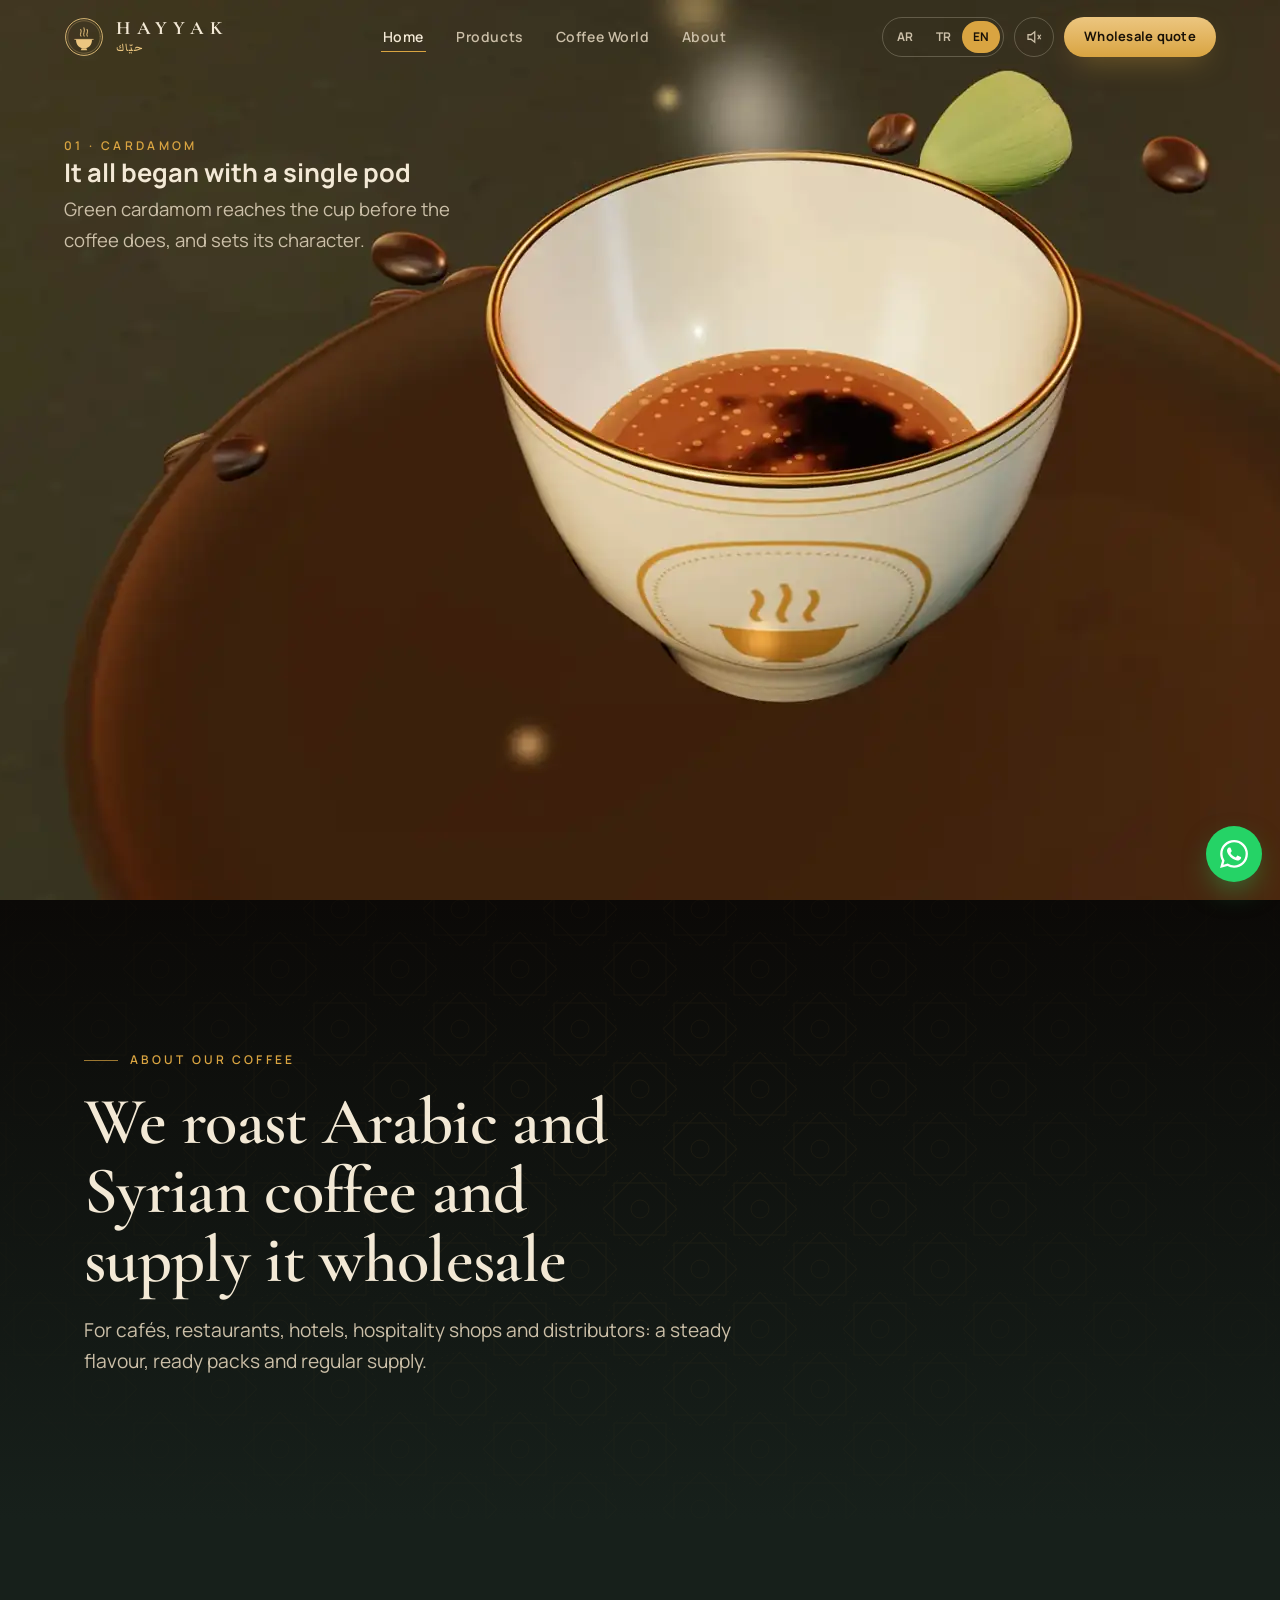
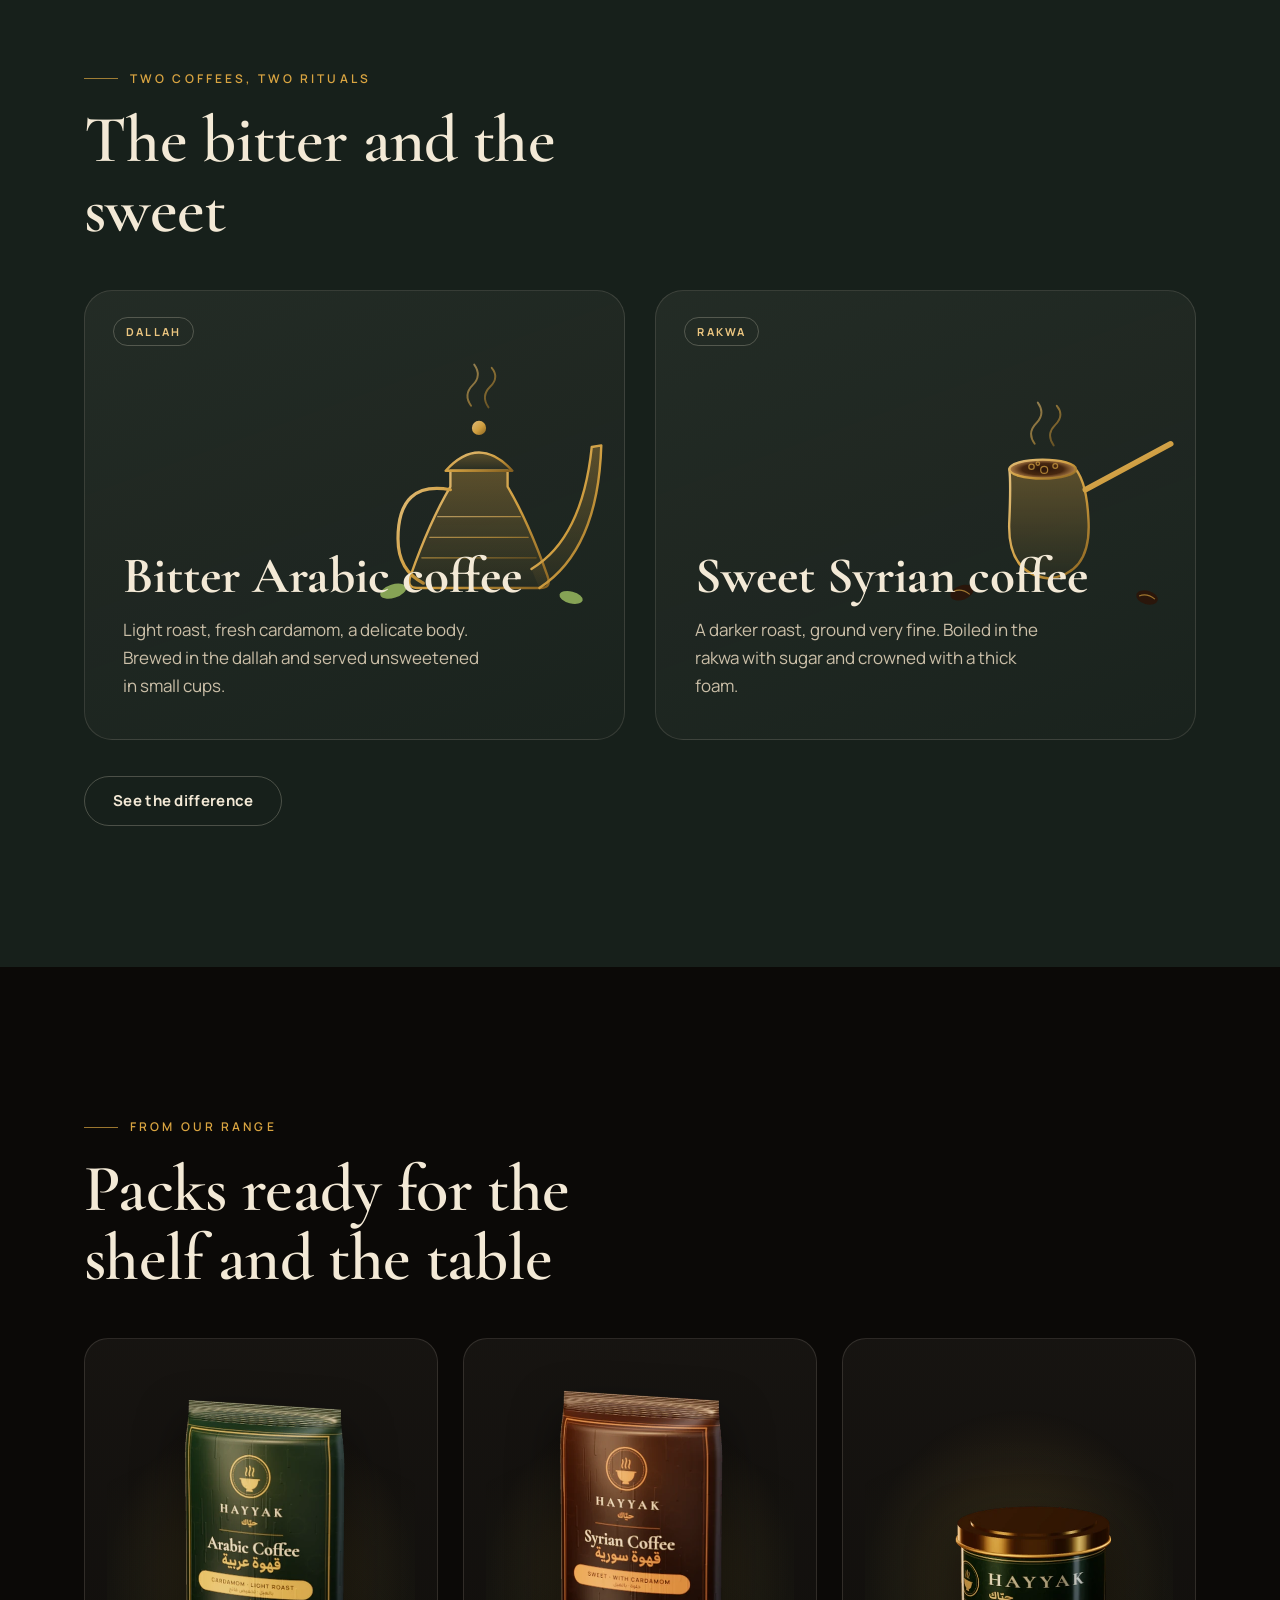
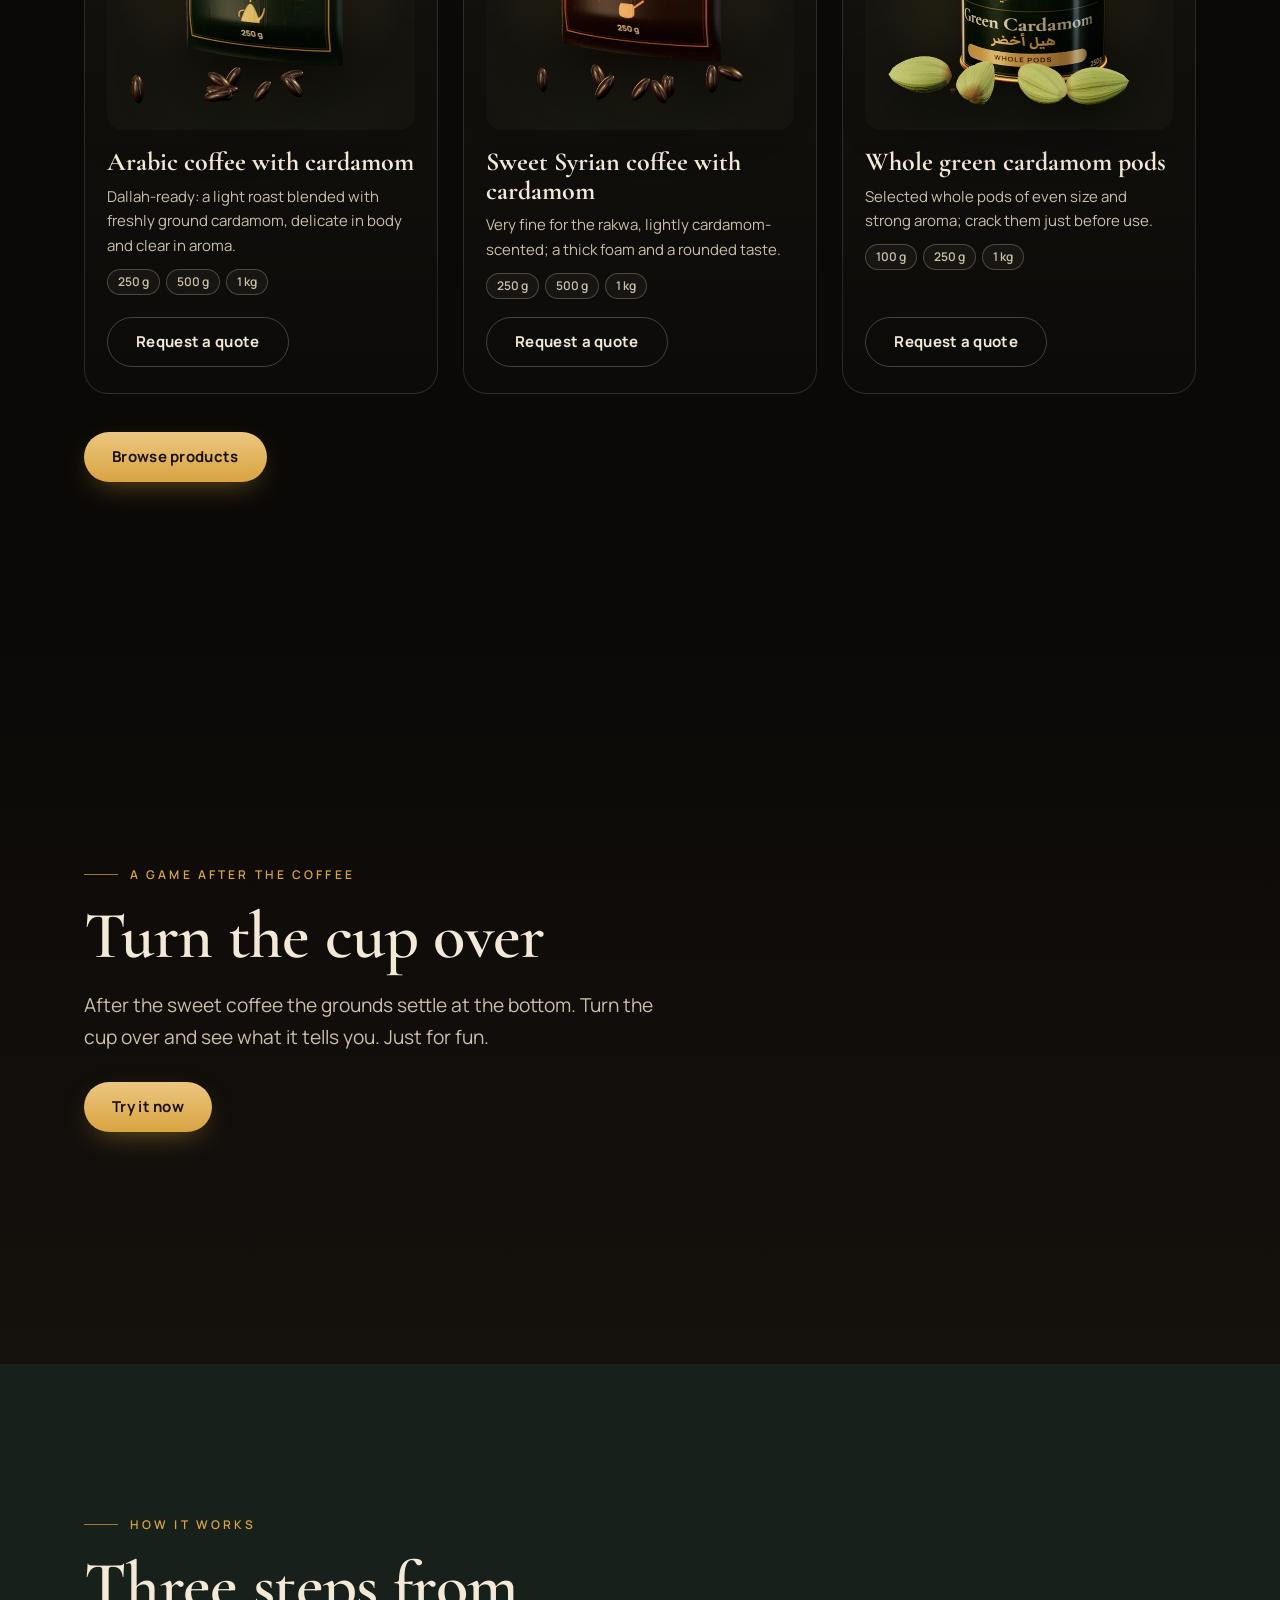
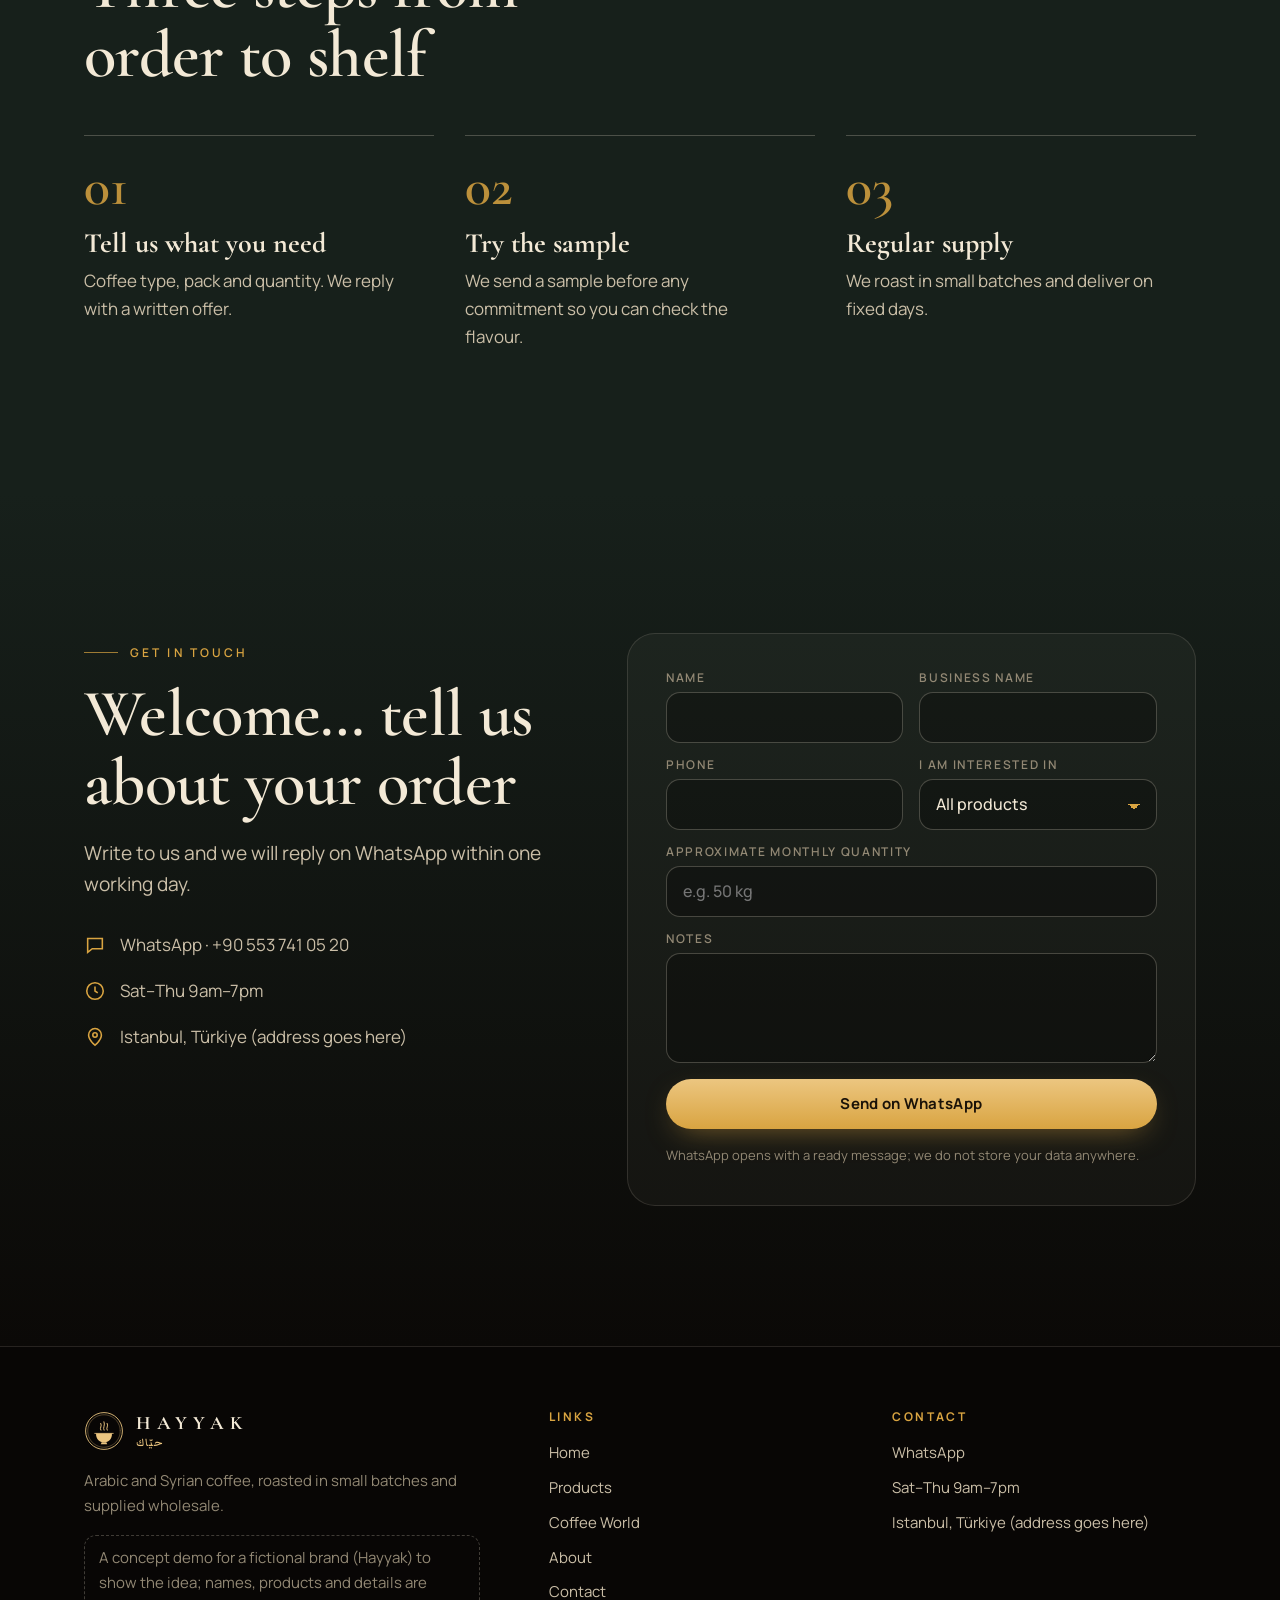
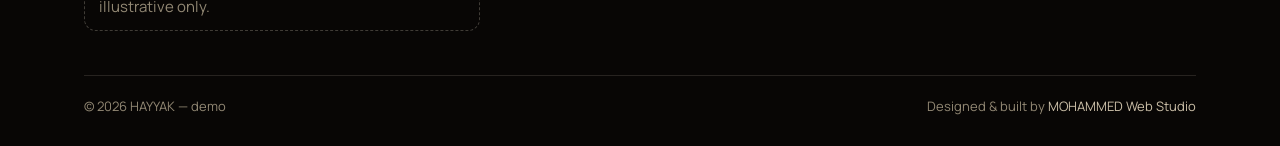
<file: index.html>
<!doctype html>
<html lang="ar" dir="ltr">
<head>
<meta charset="utf-8">
<meta name="viewport" content="width=device-width,initial-scale=1,viewport-fit=cover">
<title>حيّاك | قهوة عربية وسورية بالجملة</title>
<meta name="description" content="Hayyak — Arabic & Syrian coffee roasted in small batches and supplied wholesale. حيّاك: قهوة عربية وسورية بالجملة. Toptan Arap ve Suriye kahvesi.">
<meta name="theme-color" content="#0b0907">
<meta property="og:title" content="Hayyak · حيّاك">
<meta property="og:description" content="The coffee never ends until you shake the cup.">
<meta property="og:image" content="assets/og.jpg">
<link rel="icon" href="assets/favicon.svg" type="image/svg+xml">
<link rel="stylesheet" href="css/fonts.css">
<link rel="stylesheet" href="css/style.css">
<script type="importmap">{"imports":{"three":"./js/vendor/three.module.min.js"}}</script>
</head>
<body data-page="home">
<div id="hdr"></div>

<main>
  <!-- ============ رحلة البنّ ============ -->
  <section class="journey one" id="journey" aria-label="Hayyak">
    <div class="stage" id="stage">
      <picture class="hv-poster" id="hvPoster"><source media="(max-width: 860px)" srcset="assets/hero/poster-m.webp"><img src="assets/hero/poster.webp" width="1280" height="720" alt="" fetchpriority="high"></picture>
      <video class="hv" id="hv" muted playsinline preload="none" disablepictureinpicture aria-hidden="true" tabindex="-1"></video>
      <div class="shade"></div>
      <button class="skipj" id="skipj" type="button" data-i18n="j.skip"></button>

      <div class="ch on" data-ch="0"><div class="k" data-i18n="j.c1.k"></div><h1 data-i18n="j.c1.t"></h1><p data-i18n="j.c1.p"></p></div>
      <div class="ch" data-ch="1"><div class="k" data-i18n="j.c2.k"></div><h2 data-i18n="j.c2.t"></h2><p data-i18n="j.c2.p"></p></div>
      <div class="ch" data-ch="2"><div class="k" data-i18n="j.c3.k"></div><h2 data-i18n="j.c3.t"></h2><p data-i18n="j.c3.p"></p></div>
      <div class="ch" data-ch="3"><div class="k" data-i18n="j.c4.k"></div><h2 data-i18n="j.c4.t"></h2><p data-i18n="j.c4.p"></p></div>
      <div class="ch" data-ch="4"><div class="k" data-i18n="j.c5.k"></div><h2 data-i18n="j.c5.t"></h2><p data-i18n="j.c5.p"></p></div>
      <div class="ch" data-ch="5"><div class="k" data-i18n="j.c6.k"></div><h2 data-i18n="j.c6.t"></h2><p data-i18n="j.c6.p"></p></div>

      <div class="dots" id="dots" role="tablist"></div>
      <div class="scrollhint" id="shint"><i></i><span data-i18n="j.scroll"></span></div>
    </div>
  </section>

  <!-- ============ مقدمة ============ -->
  <section class="sec intro" id="intro">
    <div class="pattern"></div>
    <div class="wrap">
      <div class="eyebrow reveal" data-i18n="h.intro.k"></div>
      <h2 class="h2 reveal d1" data-i18n="h.intro.t"></h2>
      <p class="lead reveal d2" data-i18n="h.intro.p"></p>
    </div>
  </section>

  <!-- ============ قهوتان ============ -->
  <section class="sec two" id="two">
    <div class="wrap">
      <div class="eyebrow reveal" data-i18n="h.two.k"></div>
      <h2 class="h2 reveal d1" data-i18n="h.two.t"></h2>
      <div class="twogrid">
        <article class="cup-card reveal d1">
          <span class="tag num">DALLAH</span>
          <img class="art" src="assets/cup-bitter.svg" alt="" width="340" height="340">
          <h3 data-i18n="h.bit.t"></h3><p data-i18n="h.bit.p"></p>
        </article>
        <article class="cup-card reveal d2">
          <span class="tag num">RAKWA</span>
          <img class="art" src="assets/cup-sweet.svg" alt="" width="340" height="340">
          <h3 data-i18n="h.swt.t"></h3><p data-i18n="h.swt.p"></p>
        </article>
      </div>
      <div class="more reveal"><a class="btn line" href="coffee.html"><span data-i18n="h.two.go"></span></a></div>
    </div>
  </section>

  <!-- ============ منتجات مختارة ============ -->
  <section class="sec feat" id="feat">
    <div class="wrap">
      <div class="eyebrow reveal" data-i18n="h.feat.k"></div>
      <h2 class="h2 reveal d1" data-i18n="h.feat.t"></h2>
      <div class="pgrid" id="featGrid"></div>
      <div class="more reveal"><a class="btn gold" href="products.html"><span data-i18n="btn.products"></span></a></div>
    </div>
  </section>

  <!-- ============ اقلب الفنجان ============ -->
  <section class="sec fortune-teaser" id="ft">
    <div class="wrap ft-grid">
      <div>
        <div class="eyebrow reveal" data-i18n="h.fort.k"></div>
        <h2 class="h2 reveal d1" data-i18n="h.fort.t"></h2>
        <p class="lead reveal d2" data-i18n="h.fort.p"></p>
        <p class="reveal d3" style="margin-top:28px"><a class="btn gold" href="coffee.html#fortune"><span data-i18n="btn.try"></span></a></p>
      </div>
      <a class="ft-art reveal d2" href="coffee.html#fortune" aria-label="Fortune cup"><canvas id="ftCv"></canvas></a>
    </div>
  </section>

  <!-- ============ كيف نعمل ============ -->
  <section class="sec how" id="how">
    <div class="wrap">
      <div class="eyebrow reveal" data-i18n="h.how.k"></div>
      <h2 class="h2 reveal d1" data-i18n="h.how.t"></h2>
      <div class="steps">
        <div class="step reveal d1"><h3 data-i18n="h.how.1.t"></h3><p data-i18n="h.how.1.p"></p></div>
        <div class="step reveal d2"><h3 data-i18n="h.how.2.t"></h3><p data-i18n="h.how.2.p"></p></div>
        <div class="step reveal d3"><h3 data-i18n="h.how.3.t"></h3><p data-i18n="h.how.3.p"></p></div>
      </div>
    </div>
  </section>

  <!-- ============ تواصل ============ -->
  <section class="sec contact" id="contact">
    <div class="wrap cgrid">
      <div>
        <div class="eyebrow reveal" data-i18n="c.k"></div>
        <h2 class="h2 reveal d1" data-i18n="c.t"></h2>
        <p class="lead reveal d2" data-i18n="c.p"></p>
        <ul class="cinfo reveal d3" id="cinfo"></ul>
      </div>
      <form class="form reveal d2" id="quoteForm" novalidate>
        <div class="f"><label for="fn" data-i18n="c.name"></label><input id="fn" name="name" autocomplete="name"></div>
        <div class="f"><label for="fb" data-i18n="c.biz"></label><input id="fb" name="biz" autocomplete="organization"></div>
        <div class="f"><label for="fp" data-i18n="c.phone"></label><input id="fp" name="phone" type="tel" autocomplete="tel" dir="ltr"></div>
        <div class="f"><label for="fi" data-i18n="c.interest"></label><select id="fi" name="interest"></select></div>
        <div class="f w"><label for="fq" data-i18n="c.qty"></label><input id="fq" name="qty" data-i18n-ph="c.qty.ph"></div>
        <div class="f w"><label for="fm" data-i18n="c.msg"></label><textarea id="fm" name="msg"></textarea></div>
        <div class="f w"><button class="btn gold" type="submit"><span data-i18n="c.send"></span></button></div>
        <p class="note" data-i18n="c.note"></p>
      </form>
    </div>
  </section>

<!-- ============ المشهد الثلاثي الأبعاد الحي (محفوظ، لا يُحذف) ============
     الكانفاس القديم وشاشة HUD للتحميص وواجهة طقس الضيافة (هزّ الفنجان). الهيرو الآن فيديو (assets/hero/*.mp4)؛ هذا القالب غير معروض.
     لإعادة المشهد الحي: أعد محتواه إلى داخل <div class="stage"> وفعّل startJourney3D() في js/home.js. لإعادة تصوير الفيديو: _hero_video_tools/sites/hayyak.json -->
<template id="scene3d-archive">
      <canvas id="gl" aria-hidden="true"></canvas>
      <div class="hud" id="hud" aria-hidden="true">
        <div class="row"><span data-i18n="j.temp"></span></div>
        <div class="temp"><span id="tempv">25</span><small>°C</small></div>
        <div class="bar"><i id="barv"></i></div>
        <div class="row"><span data-i18n="j.stage"></span></div>
        <div class="name" id="stname">—</div>
        <div class="crack" id="crack"></div>
      </div>

      <div class="cer" id="cer">
        <div class="live">
          <div class="cupno" id="cupno"></div>
          <div class="q" id="cq"></div>
          <div class="hint" id="chint"><span class="swing"></span><span class="mouse" data-i18n="j.hint"></span><span class="tap" data-i18n="j.hintTouch"></span></div>
          <div class="acts">
            <button class="btn gold" id="shakeBtn" type="button" data-i18n="j.shake"></button>
            <div class="meter" aria-hidden="true"><i id="meter"></i></div>
          </div>
        </div>
        <div class="fin">
          <h3 data-i18n="j.done.t"></h3>
          <p data-i18n="j.done.p"></p>
          <button class="down" id="goOn" type="button" data-i18n-aria="j.done.go" aria-label="Continue"><svg width="20" height="20" viewBox="0 0 24 24" fill="none" stroke="currentColor" stroke-width="2"><path d="M12 5v14M6 13l6 6 6-6"/></svg></button>
        </div>
      </div>

</template>
</main>

<div id="ftr"></div>
<script type="module" src="js/layout.js"></script>
<script type="module" src="js/home.js"></script>
</body>
</html>
</file>
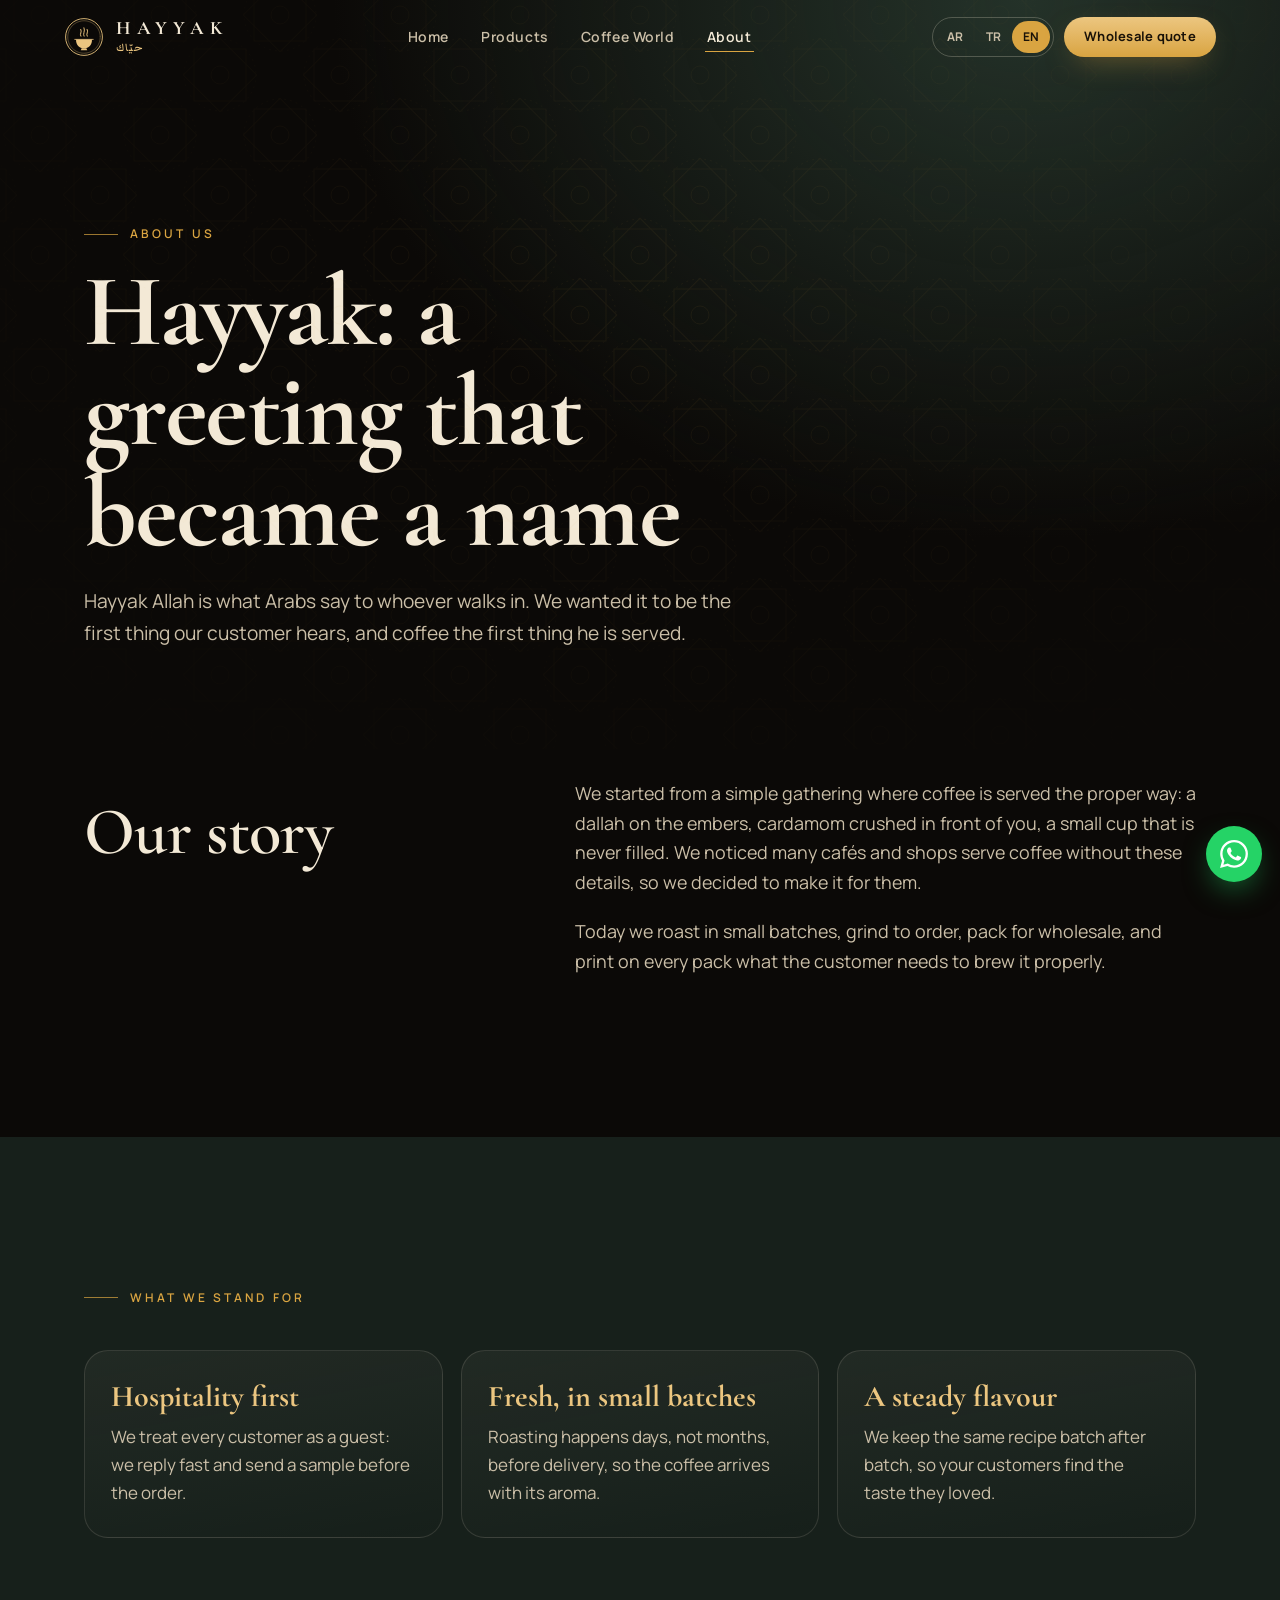
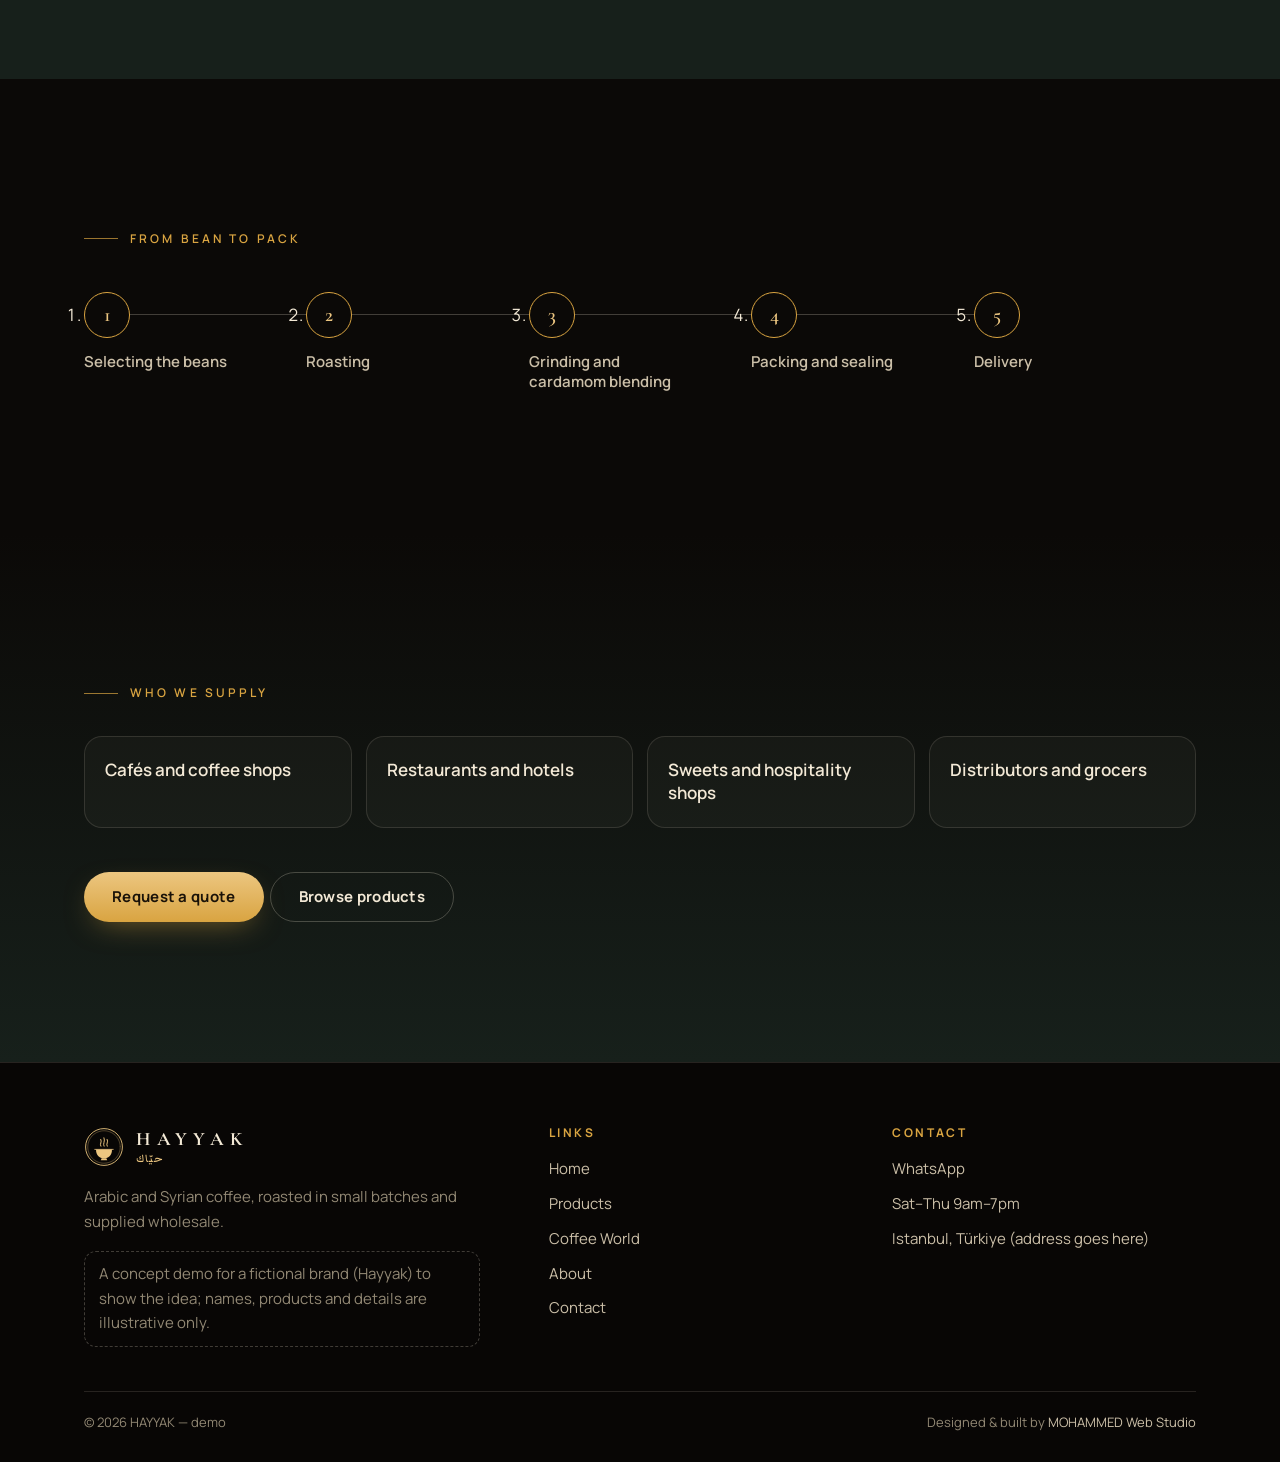
<file: about.html>
<!doctype html>
<html lang="ar" dir="ltr">
<head>
<meta charset="utf-8">
<meta name="viewport" content="width=device-width,initial-scale=1,viewport-fit=cover">
<title>من نحن | حيّاك</title>
<meta name="description" content="About Hayyak: Arabic and Syrian coffee roasted in small batches and supplied wholesale.">
<meta name="theme-color" content="#0b0907">
<meta name="robots" content="noindex, nofollow">
<link rel="icon" href="assets/favicon.svg" type="image/svg+xml">
<link rel="stylesheet" href="css/fonts.css">
<link rel="stylesheet" href="css/style.css">
</head>
<body data-page="about">
<div id="hdr"></div>
<main>
  <section class="phero">
    <div class="pattern"></div>
    <div class="wrap">
      <div class="eyebrow" data-i18n="a.k"></div>
      <h1 class="h1" data-i18n="a.t"></h1>
      <p class="lead" data-i18n="a.p"></p>
    </div>
  </section>

  <section class="sec" style="padding-top:30px">
    <div class="wrap story">
      <h2 class="h2 reveal" data-i18n="a.s1.t"></h2>
      <div><p class="reveal d1" data-i18n="a.s1.p1"></p><p class="reveal d2" data-i18n="a.s1.p2"></p></div>
    </div>
  </section>

  <section class="sec" style="background:var(--sage)">
    <div class="wrap">
      <div class="eyebrow reveal" data-i18n="a.v.k"></div>
      <div class="vals">
        <article class="val reveal d1"><h3 data-i18n="a.v.1.t"></h3><p data-i18n="a.v.1.p"></p></article>
        <article class="val reveal d2"><h3 data-i18n="a.v.2.t"></h3><p data-i18n="a.v.2.p"></p></article>
        <article class="val reveal d3"><h3 data-i18n="a.v.3.t"></h3><p data-i18n="a.v.3.p"></p></article>
      </div>
    </div>
  </section>

  <section class="sec">
    <div class="wrap">
      <div class="eyebrow reveal" data-i18n="a.pr.k"></div>
      <ol class="proc reveal d1">
        <li><span data-i18n="a.pr.1"></span></li><li><span data-i18n="a.pr.2"></span></li><li><span data-i18n="a.pr.3"></span></li><li><span data-i18n="a.pr.4"></span></li><li><span data-i18n="a.pr.5"></span></li>
      </ol>
    </div>
  </section>

  <section class="sec" style="background:linear-gradient(180deg,var(--bg),var(--sage))">
    <div class="wrap">
      <div class="eyebrow reveal" data-i18n="a.who.k"></div>
      <div class="who reveal d1"><div data-i18n="a.who.1"></div><div data-i18n="a.who.2"></div><div data-i18n="a.who.3"></div><div data-i18n="a.who.4"></div></div>
      <p class="reveal d2" style="margin-top:44px"><a class="btn gold" href="index.html#contact"><span data-i18n="btn.quote"></span></a>&nbsp;&nbsp;<a class="btn line" href="products.html"><span data-i18n="btn.products"></span></a></p>
    </div>
  </section>
</main>
<div id="ftr"></div>
<script type="module" src="js/layout.js"></script>
</body>
</html>
</file>
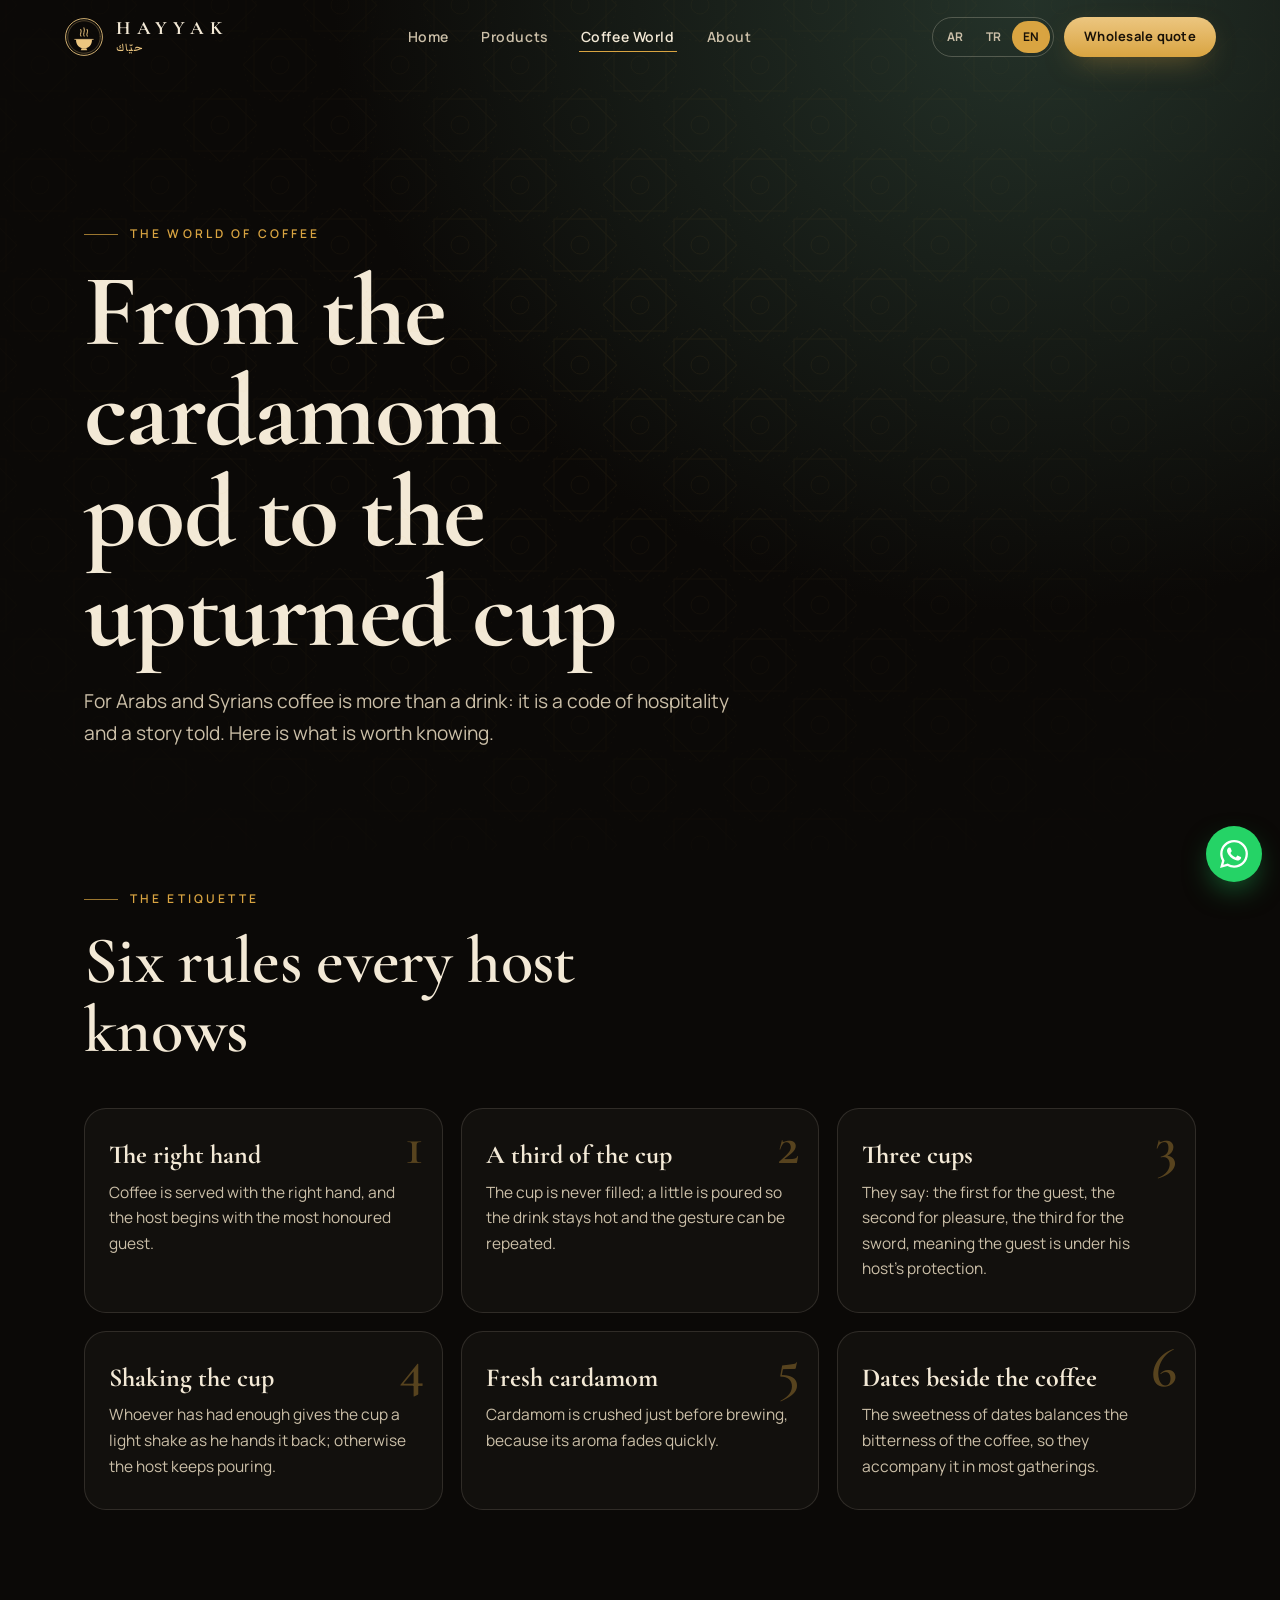
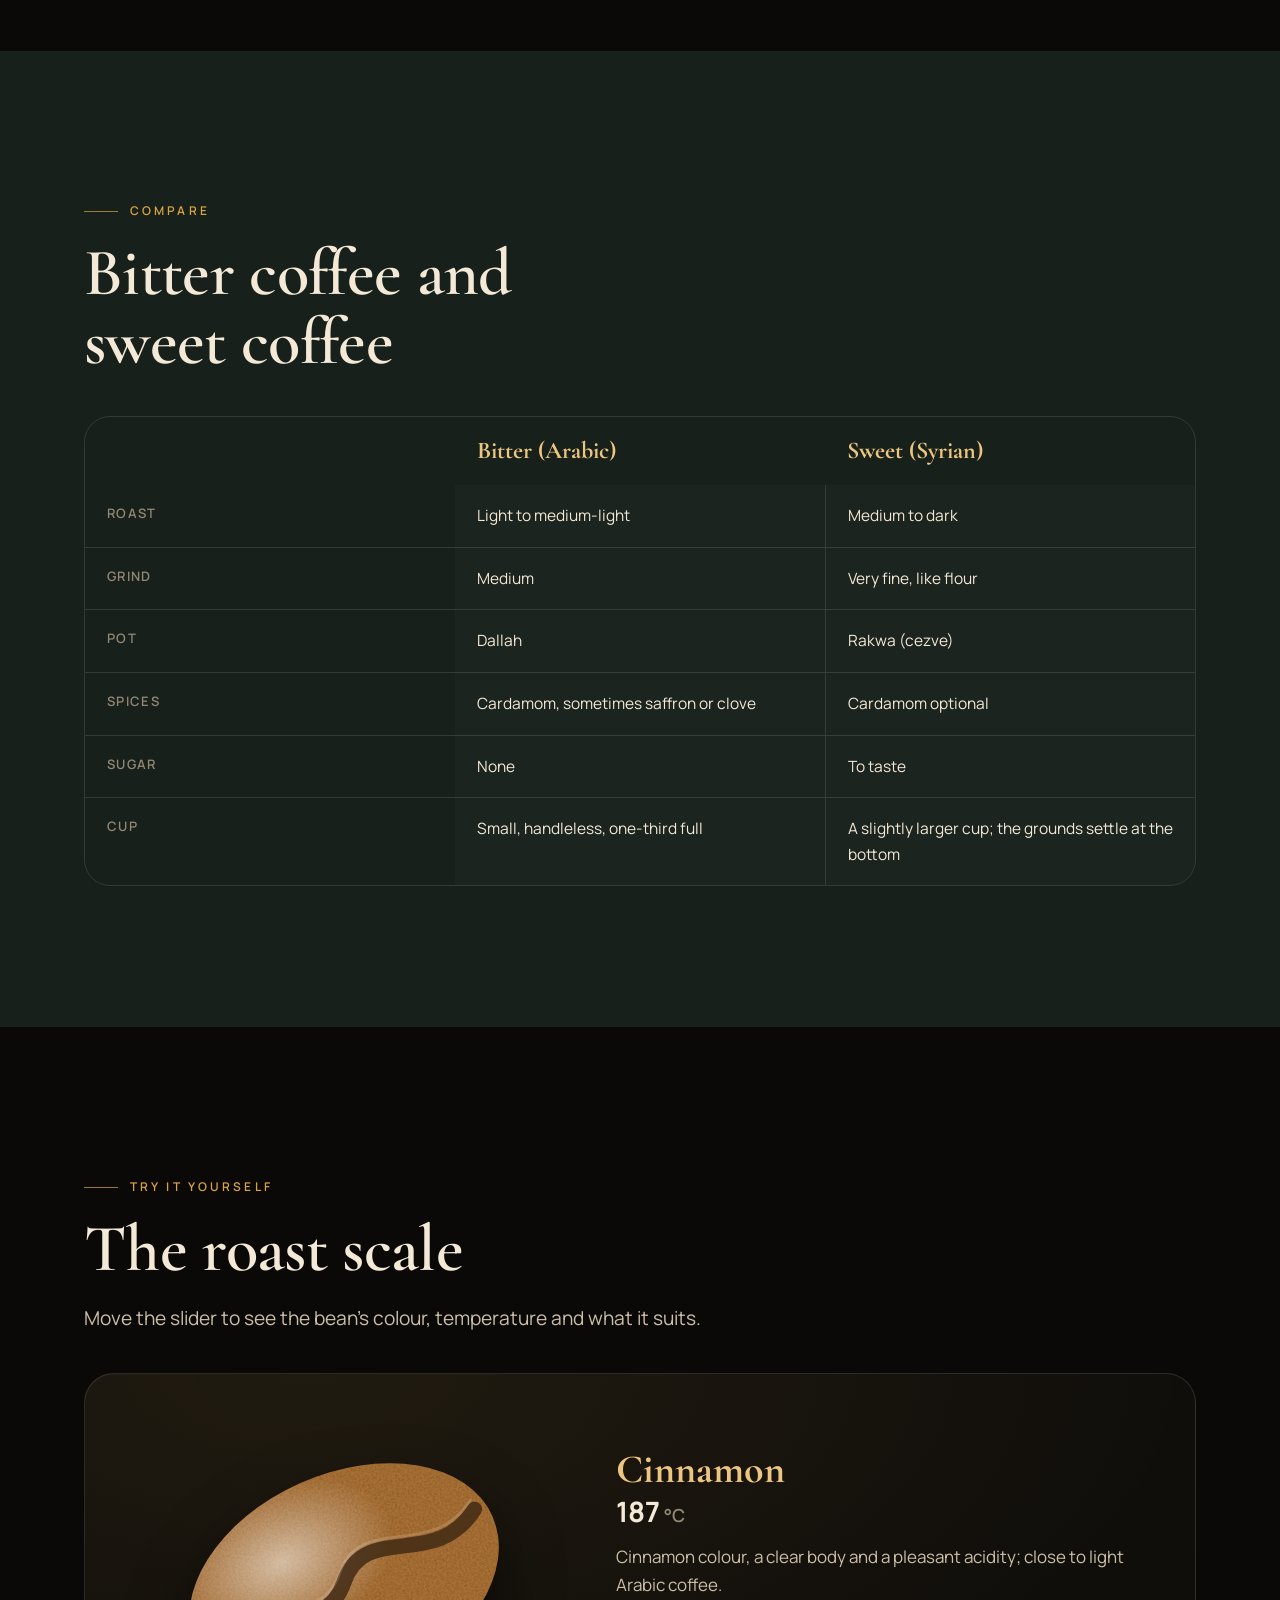
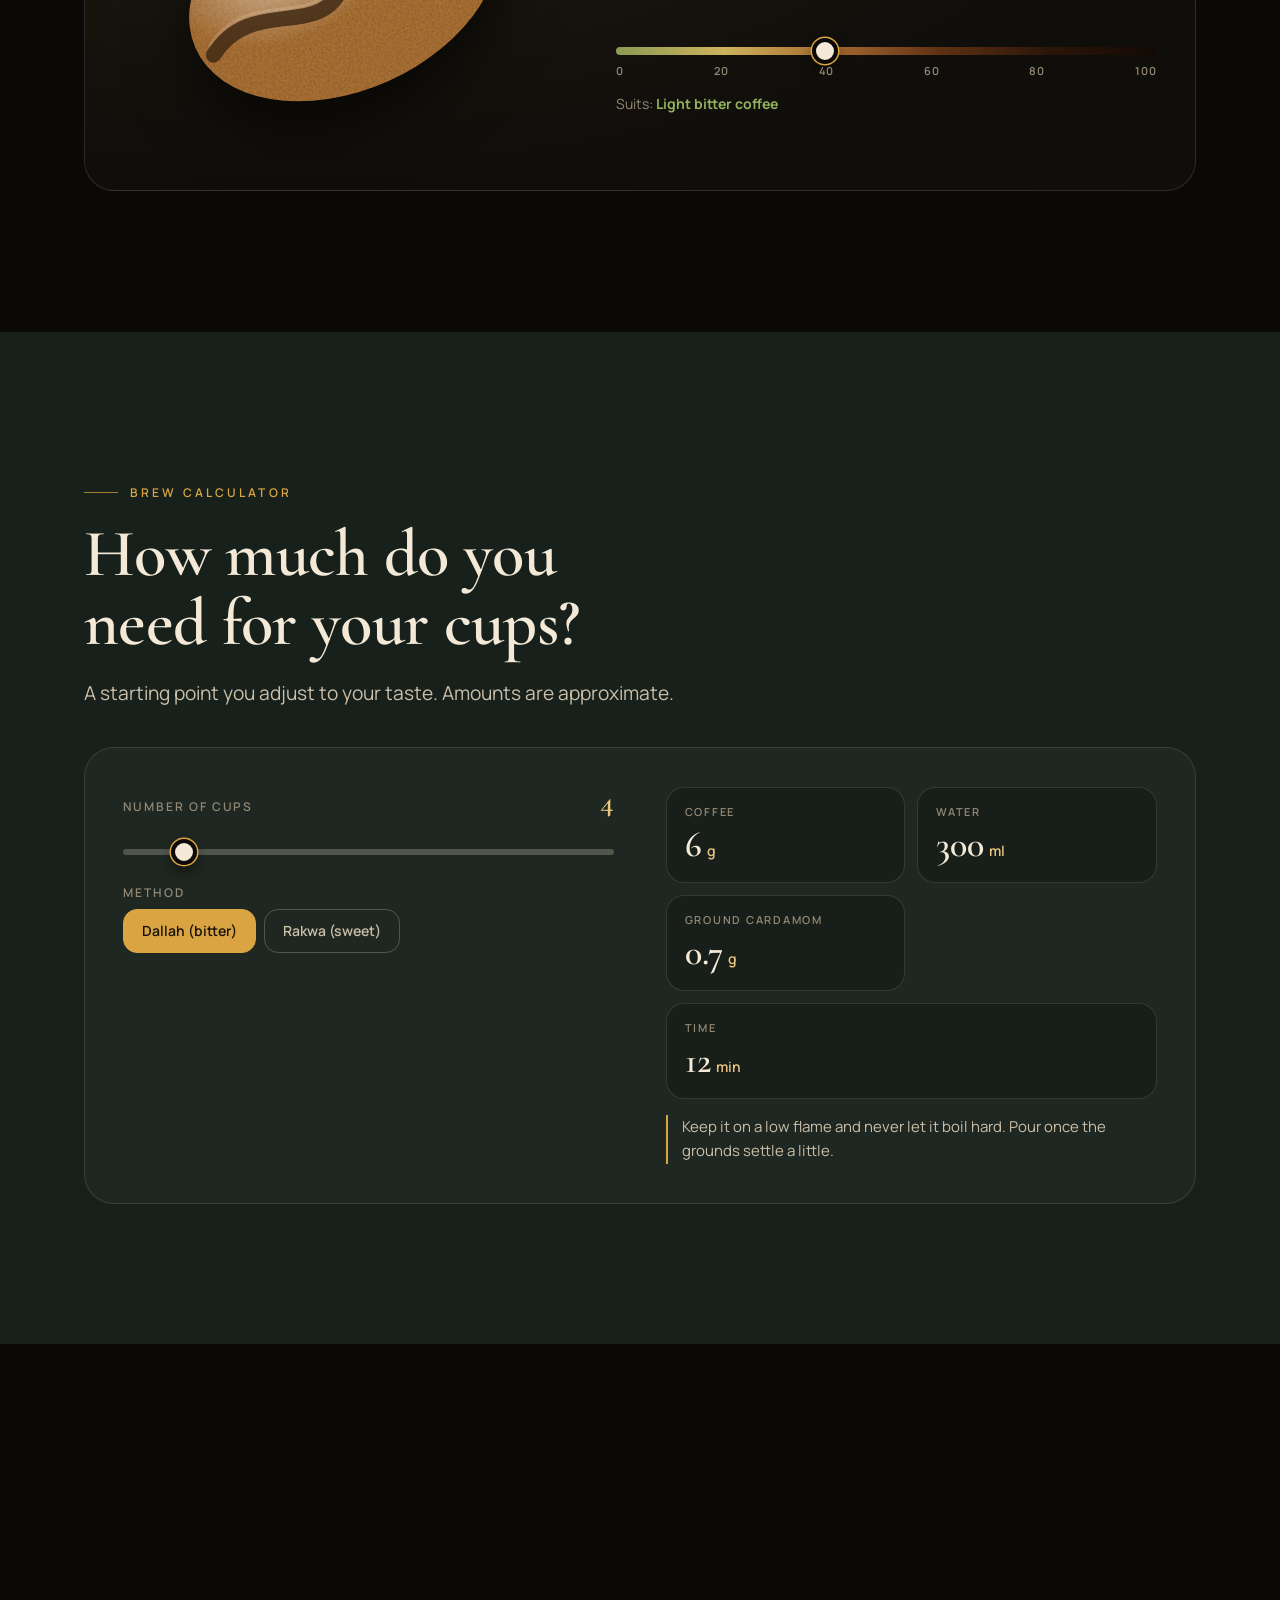
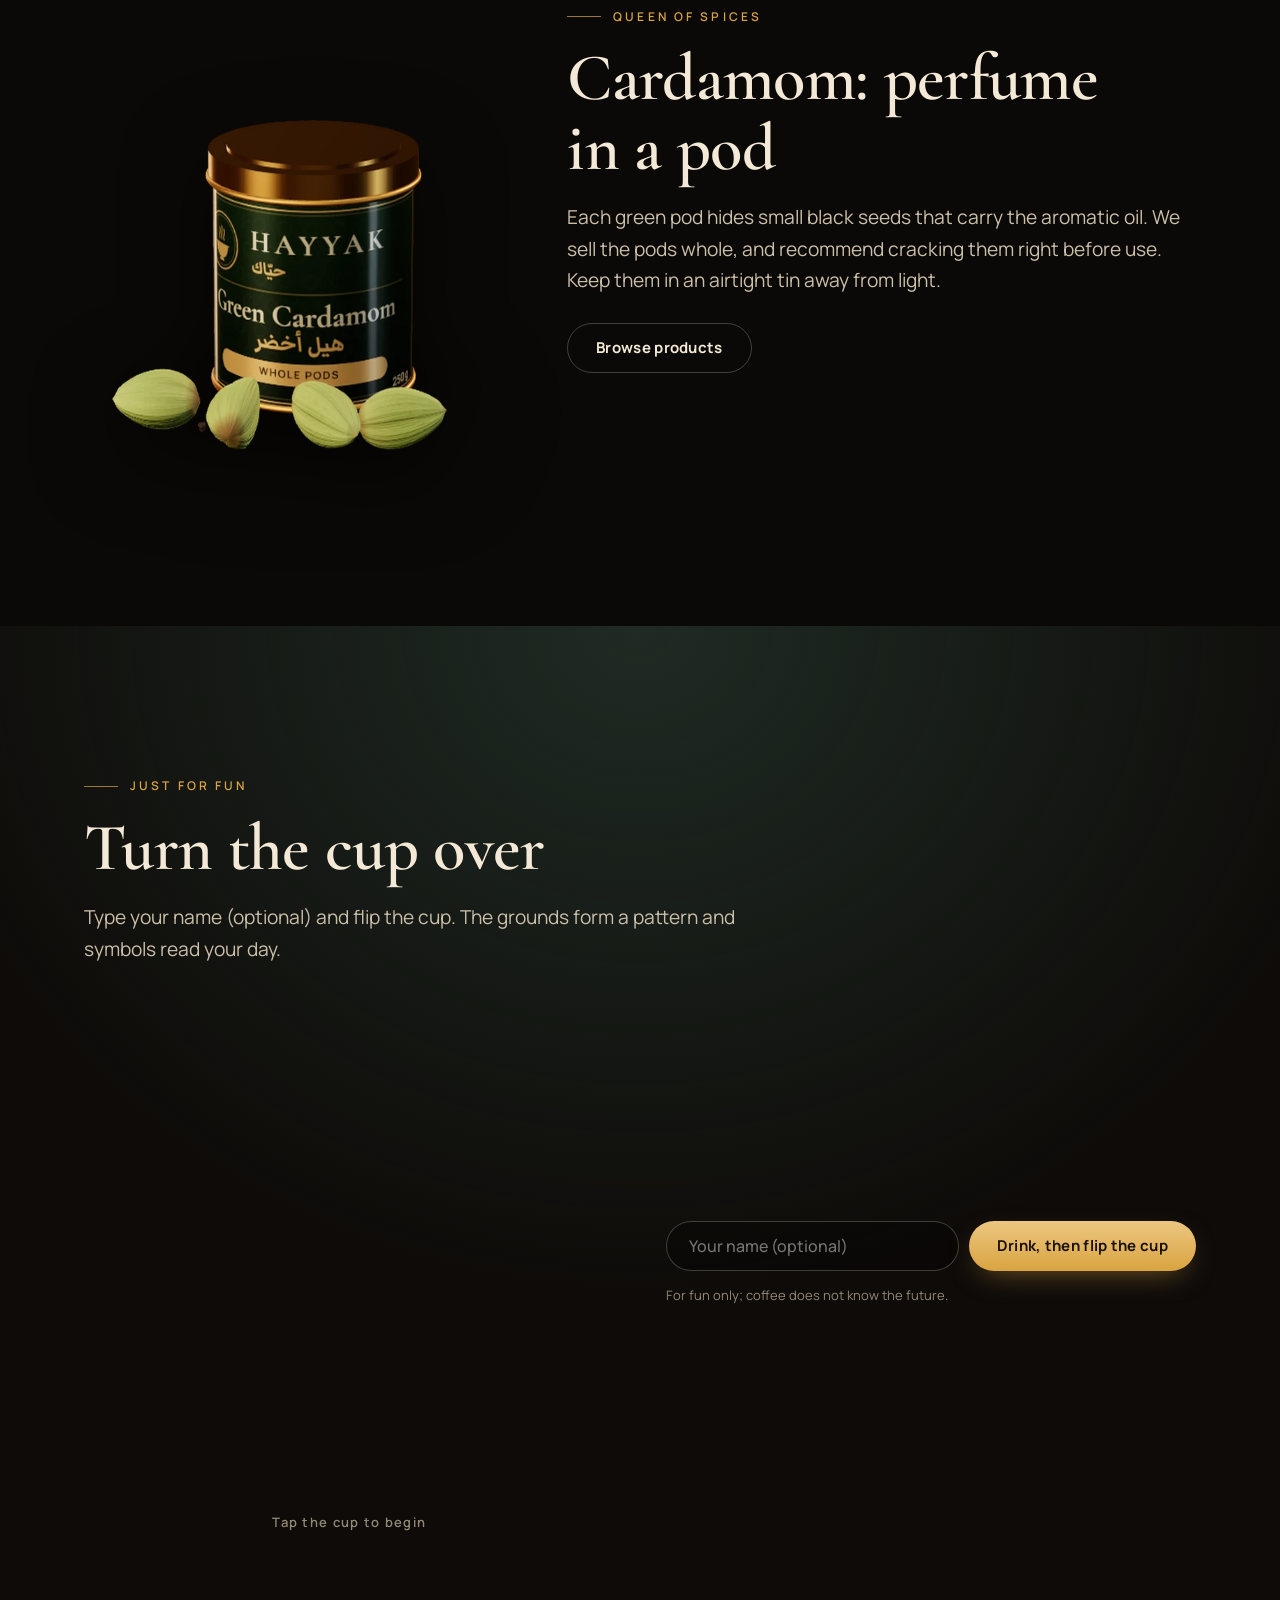
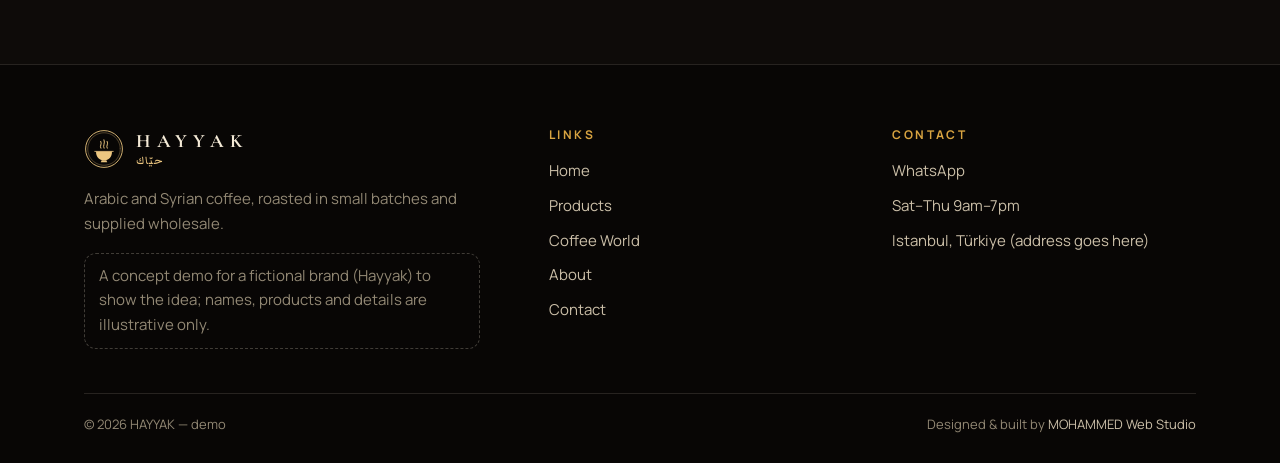
<file: coffee.html>
<!doctype html>
<html lang="ar" dir="ltr">
<head>
<meta charset="utf-8">
<meta name="viewport" content="width=device-width,initial-scale=1,viewport-fit=cover">
<title>عالم القهوة | حيّاك</title>
<meta name="description" content="The world of Arabic and Syrian coffee: etiquette, bitter vs sweet, roast scale, brew calculator and a turn-the-cup game.">
<meta name="theme-color" content="#0b0907">
<meta name="robots" content="noindex, nofollow">
<link rel="icon" href="assets/favicon.svg" type="image/svg+xml">
<link rel="stylesheet" href="css/fonts.css">
<link rel="stylesheet" href="css/style.css">
</head>
<body data-page="coffee">
<div id="hdr"></div>
<main>
  <section class="phero">
    <div class="pattern"></div>
    <div class="wrap">
      <div class="eyebrow" data-i18n="w.k"></div>
      <h1 class="h1" data-i18n="w.t"></h1>
      <p class="lead" data-i18n="w.p"></p>
    </div>
  </section>

  <!-- آداب الضيافة -->
  <section class="sec" id="etiquette" style="padding-top:30px">
    <div class="wrap">
      <div class="eyebrow reveal" data-i18n="w.r.k"></div>
      <h2 class="h2 reveal d1" data-i18n="w.r.t"></h2>
      <div class="rules">
        <article class="rule-card reveal d1"><span class="n">1</span><h3 data-i18n="w.r.1.t"></h3><p data-i18n="w.r.1.p"></p></article>
        <article class="rule-card reveal d2"><span class="n">2</span><h3 data-i18n="w.r.2.t"></h3><p data-i18n="w.r.2.p"></p></article>
        <article class="rule-card reveal d3"><span class="n">3</span><h3 data-i18n="w.r.3.t"></h3><p data-i18n="w.r.3.p"></p></article>
        <article class="rule-card reveal d1"><span class="n">4</span><h3 data-i18n="w.r.4.t"></h3><p data-i18n="w.r.4.p"></p></article>
        <article class="rule-card reveal d2"><span class="n">5</span><h3 data-i18n="w.r.5.t"></h3><p data-i18n="w.r.5.p"></p></article>
        <article class="rule-card reveal d3"><span class="n">6</span><h3 data-i18n="w.r.6.t"></h3><p data-i18n="w.r.6.p"></p></article>
      </div>
    </div>
  </section>

  <!-- المقارنة -->
  <section class="sec" id="compare" style="background:var(--sage)">
    <div class="wrap">
      <div class="eyebrow reveal" data-i18n="w.d.k"></div>
      <h2 class="h2 reveal d1" data-i18n="w.d.t"></h2>
      <div class="cmp reveal d2">
        <table>
          <thead><tr><th></th><th data-i18n="w.d.bit.name"></th><th data-i18n="w.d.swt.name"></th></tr></thead>
          <tbody>
            <tr><th data-i18n="w.d.row.roast"></th><td data-i18n="w.d.bit.roast"></td><td data-i18n="w.d.swt.roast"></td></tr>
            <tr><th data-i18n="w.d.row.grind"></th><td data-i18n="w.d.bit.grind"></td><td data-i18n="w.d.swt.grind"></td></tr>
            <tr><th data-i18n="w.d.row.pot"></th><td data-i18n="w.d.bit.pot"></td><td data-i18n="w.d.swt.pot"></td></tr>
            <tr><th data-i18n="w.d.row.spice"></th><td data-i18n="w.d.bit.spice"></td><td data-i18n="w.d.swt.spice"></td></tr>
            <tr><th data-i18n="w.d.row.sugar"></th><td data-i18n="w.d.bit.sugar"></td><td data-i18n="w.d.swt.sugar"></td></tr>
            <tr><th data-i18n="w.d.row.cup"></th><td data-i18n="w.d.bit.cup"></td><td data-i18n="w.d.swt.cup"></td></tr>
          </tbody>
        </table>
      </div>
    </div>
  </section>

  <!-- سلّم التحميص -->
  <section class="sec" id="roast">
    <div class="wrap">
      <div class="eyebrow reveal" data-i18n="w.ro.k"></div>
      <h2 class="h2 reveal d1" data-i18n="w.ro.t"></h2>
      <p class="lead reveal d2" data-i18n="w.ro.p"></p>
      <div class="rstudio reveal d2">
        <div class="bean-view">
          <svg viewBox="0 0 260 200" aria-hidden="true">
            <defs>
              <radialGradient id="bg1" cx=".35" cy=".3" r=".8"><stop offset="0" stop-color="#fff" stop-opacity=".55"/><stop offset=".45" stop-color="#fff" stop-opacity="0"/></radialGradient>
              <filter id="grain"><feTurbulence type="fractalNoise" baseFrequency=".9" numOctaves="2" seed="4" result="n"/><feColorMatrix type="matrix" values="0 0 0 0 0  0 0 0 0 0  0 0 0 0 0  0 0 0 .55 -.18"/><feComposite in2="SourceGraphic" operator="in"/></filter>
            </defs>
            <g transform="rotate(-24 130 100)">
              <ellipse id="beanBody" cx="130" cy="100" rx="96" ry="64" fill="#cdb25e"/>
              <ellipse cx="130" cy="100" rx="96" ry="64" filter="url(#grain)" opacity=".7"/>
              <ellipse cx="130" cy="100" rx="96" ry="64" fill="url(#bg1)"/>
              <path id="beanCrease" d="M42 108 C78 84 104 128 130 100 C156 72 182 116 218 92" fill="none" stroke="#3b2208" stroke-width="9" stroke-linecap="round" opacity=".85"/>
              <path d="M42 108 C78 84 104 128 130 100 C156 72 182 116 218 92" fill="none" stroke="#fff" stroke-width="1.6" stroke-linecap="round" opacity=".15" transform="translate(0 -6)"/>
              <ellipse id="beanGloss" cx="96" cy="70" rx="38" ry="12" fill="#fff" opacity="0" transform="rotate(-18 96 70)"/>
            </g>
          </svg>
        </div>
        <div class="rctl">
          <h3 id="roName">—</h3>
          <div class="t num"><b id="roTemp">25</b> °C</div>
          <p id="roNote"></p>
          <input type="range" id="roRange" min="0" max="100" value="38" aria-label="Roast">
          <div class="rticks"><span>0</span><span>20</span><span>40</span><span>60</span><span>80</span><span>100</span></div>
          <div class="use"><span data-i18n="w.ro.use"></span>: <b id="roUse">—</b></div>
        </div>
      </div>
    </div>
  </section>

  <!-- حاسبة التحضير -->
  <section class="sec" id="brew" style="background:var(--sage)">
    <div class="wrap">
      <div class="eyebrow reveal" data-i18n="w.b.k"></div>
      <h2 class="h2 reveal d1" data-i18n="w.b.t"></h2>
      <p class="lead reveal d2" data-i18n="w.b.p"></p>
      <div class="calc reveal d2">
        <div class="ctl">
          <div><div class="lab"><span data-i18n="w.b.cups"></span><b class="num" id="cupsV">4</b></div><input type="range" id="cups" min="1" max="30" value="4" aria-label="Cups"></div>
          <div><div class="lab"><span data-i18n="w.b.method"></span></div><div class="seg" id="method"><button type="button" data-m="dallah" aria-pressed="true" data-i18n="w.b.dallah"></button><button type="button" data-m="rakwa" aria-pressed="false" data-i18n="w.b.rakwa"></button></div></div>
          <div id="sugarBox" hidden><div class="lab"><span data-i18n="w.b.sugar"></span></div><div class="seg" id="sugar"><button type="button" data-s="0" aria-pressed="false" data-i18n="w.b.s0"></button><button type="button" data-s="1" aria-pressed="true" data-i18n="w.b.s1"></button><button type="button" data-s="2" aria-pressed="false" data-i18n="w.b.s2"></button></div></div>
        </div>
        <div class="out">
          <div class="res"><span data-i18n="w.b.coffee"></span><b id="oCoffee">—</b></div>
          <div class="res"><span data-i18n="w.b.water"></span><b id="oWater">—</b></div>
          <div class="res"><span data-i18n="w.b.card"></span><b id="oCard">—</b></div>
          <div class="res" id="oSugarBox"><span data-i18n="w.b.sugarOut"></span><b id="oSugar">—</b></div>
          <div class="res" style="grid-column:1/-1"><span data-i18n="w.b.time"></span><b id="oTime">—</b></div>
          <p class="tip" id="oTip"></p>
        </div>
      </div>
    </div>
  </section>

  <!-- الهيل -->
  <section class="sec" id="cardamom">
    <div class="wrap cardamom">
      <div class="pod-art reveal"><img src="assets/products/cardamom.webp" alt="" width="500" height="600" loading="lazy"></div>
      <div>
        <div class="eyebrow reveal" data-i18n="w.k2"></div>
        <h2 class="h2 reveal d1" data-i18n="w.card.t"></h2>
        <p class="lead reveal d2" data-i18n="w.card.p"></p>
        <p class="reveal d3" style="margin-top:26px"><a class="btn line" href="products.html?cat=extras"><span data-i18n="btn.products"></span></a></p>
      </div>
    </div>
  </section>

  <!-- اقلب الفنجان -->
  <section class="sec fortune" id="fortune">
    <div class="wrap">
      <div class="eyebrow reveal" data-i18n="w.fort.k"></div>
      <h2 class="h2 reveal d1" data-i18n="w.fort.t"></h2>
      <p class="lead reveal d2" data-i18n="w.fort.p"></p>
      <div class="fgame">
        <div class="fcup reveal d2" id="fcup"><canvas id="fCv" aria-label="Cup"></canvas><span class="fh" id="fHint" data-i18n="w.fort.hint"></span></div>
        <div class="fform reveal d3">
          <div class="row"><input id="fName" maxlength="24" autocomplete="given-name" data-i18n-ph="w.fort.name"><button class="btn gold" id="fGo" type="button" data-i18n="w.fort.go"></button></div>
          <div class="freading" id="fRead" hidden><h3 data-i18n="w.fort.read"></h3><ul id="fList"></ul><div><button class="btn line" id="fAgain" type="button" data-i18n="w.fort.again"></button></div></div>
          <p class="fun" data-i18n="w.fort.fun"></p>
        </div>
      </div>
    </div>
  </section>
</main>
<div id="ftr"></div>
<script type="module" src="js/layout.js"></script>
<script type="module" src="js/coffee.js"></script>
</body>
</html>
</file>
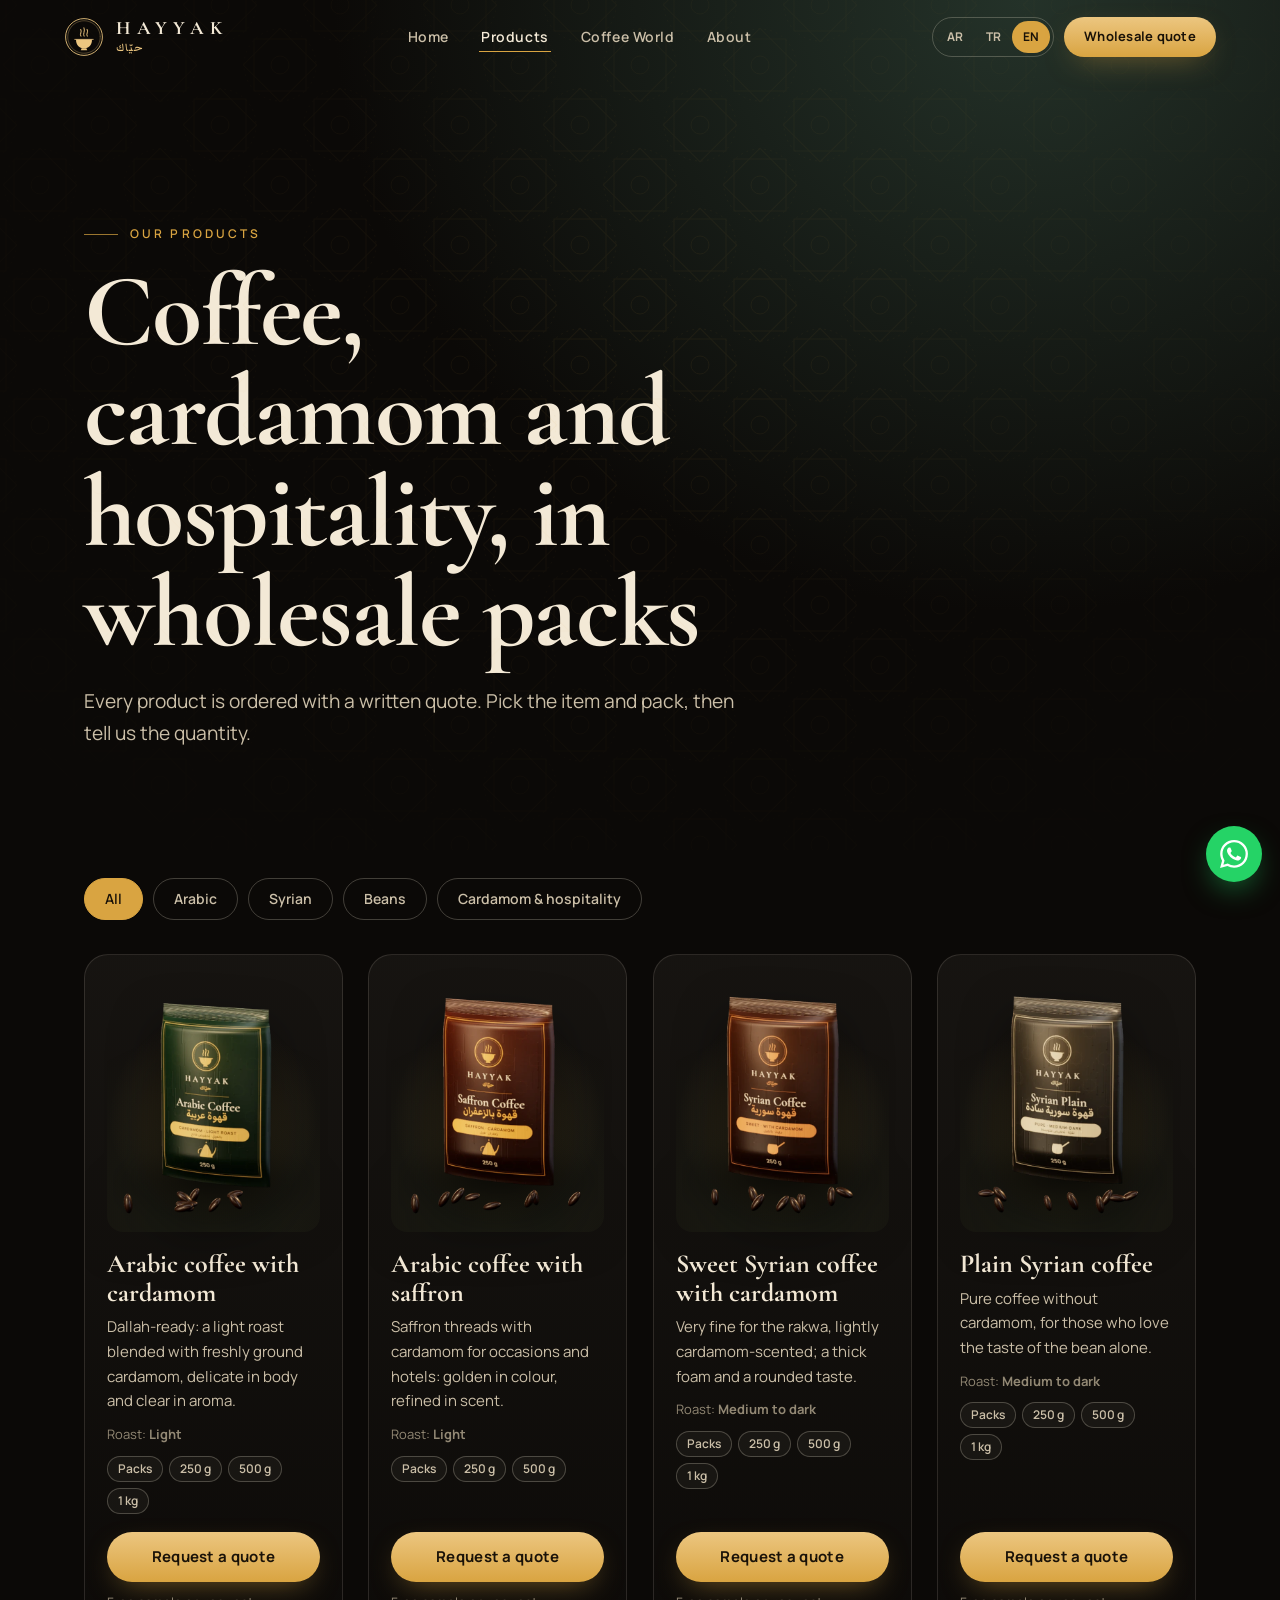
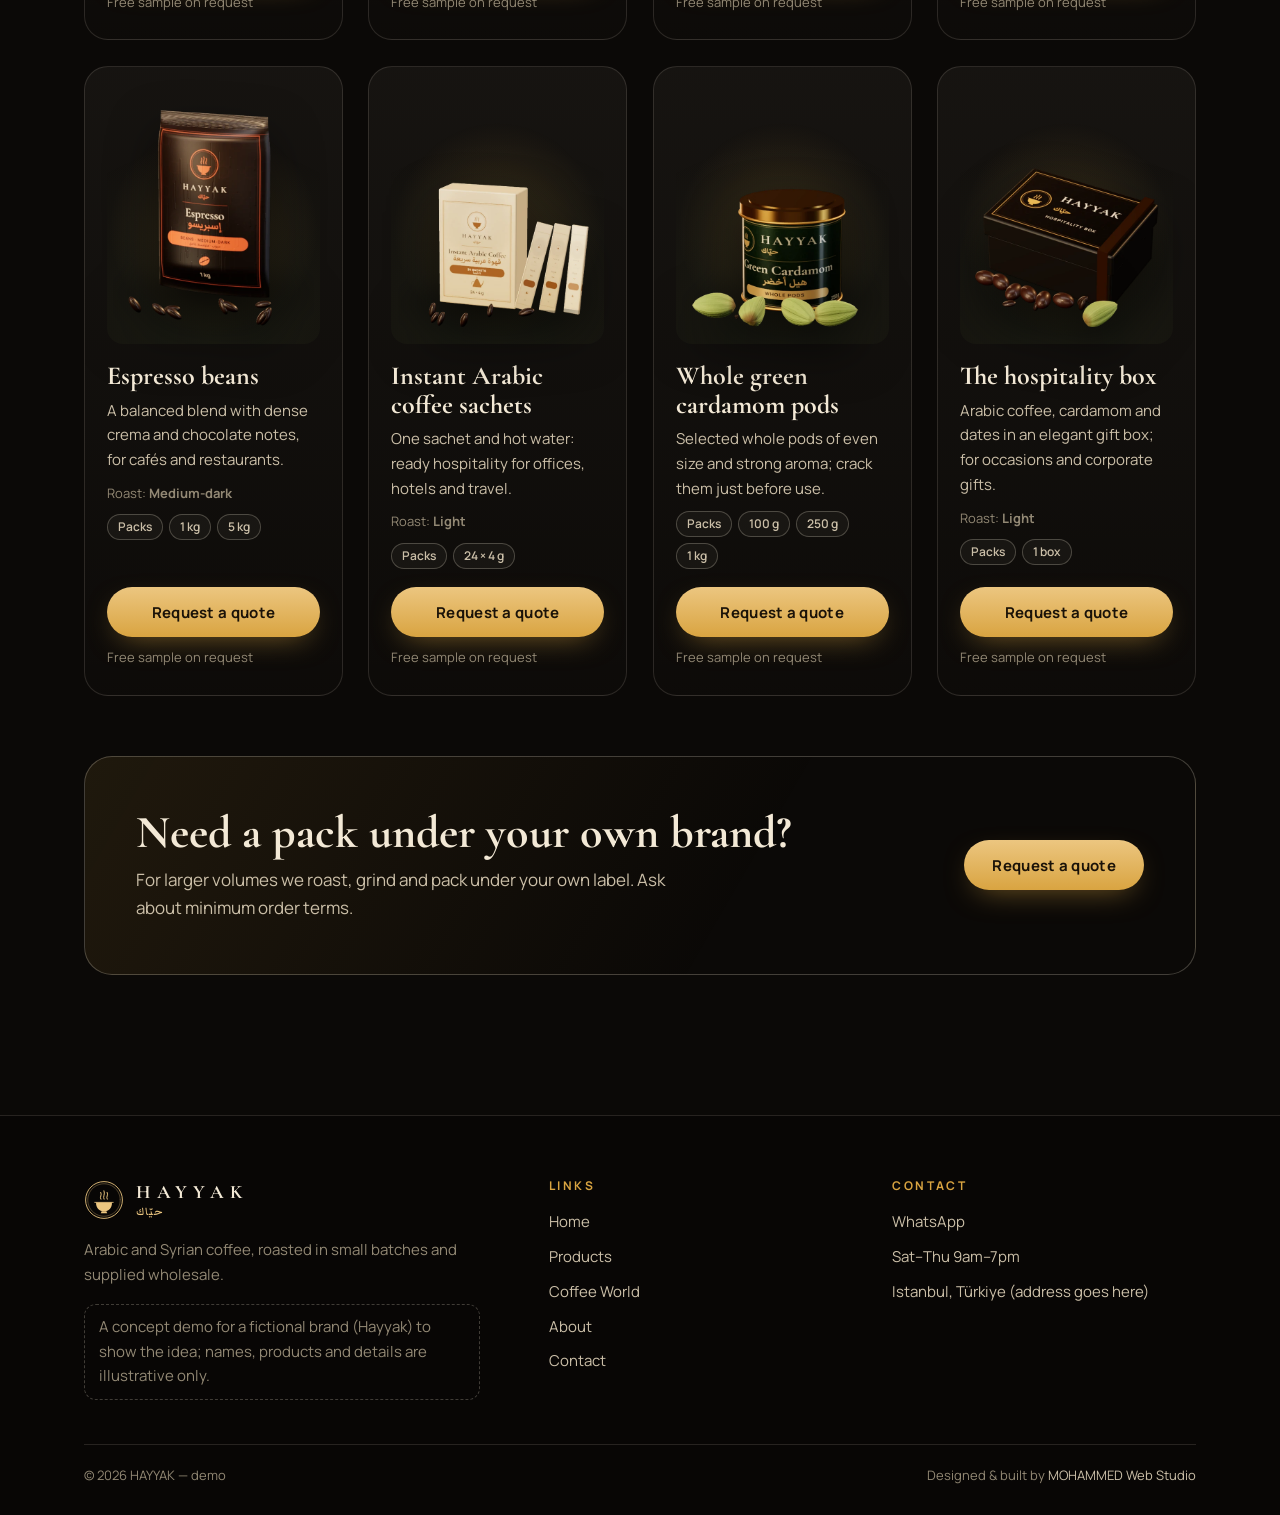
<file: products.html>
<!doctype html>
<html lang="ar" dir="ltr">
<head>
<meta charset="utf-8">
<meta name="viewport" content="width=device-width,initial-scale=1,viewport-fit=cover">
<title>منتجاتنا | حيّاك</title>
<meta name="description" content="Hayyak wholesale range: Arabic coffee, Syrian coffee, espresso beans, cardamom and hospitality boxes.">
<meta name="theme-color" content="#0b0907">
<meta name="robots" content="noindex, nofollow">
<link rel="icon" href="assets/favicon.svg" type="image/svg+xml">
<link rel="stylesheet" href="css/fonts.css">
<link rel="stylesheet" href="css/style.css">
</head>
<body data-page="products">
<div id="hdr"></div>
<main>
  <section class="phero">
    <div class="pattern"></div>
    <div class="wrap">
      <div class="eyebrow" data-i18n="p.k"></div>
      <h1 class="h1" data-i18n="p.t"></h1>
      <p class="lead" data-i18n="p.p"></p>
    </div>
  </section>
  <section class="sec" style="padding-top:20px">
    <div class="wrap">
      <div class="filters" id="filters" role="group"></div>
      <div class="pgrid all" id="grid"></div>
      <div class="own reveal">
        <div><h3 data-i18n="p.wholesale.t"></h3><p data-i18n="p.wholesale.p"></p></div>
        <a class="btn gold" href="index.html#contact"><span data-i18n="btn.quote"></span></a>
      </div>
    </div>
  </section>
</main>
<div id="ftr"></div>
<script type="module" src="js/layout.js"></script>
<script type="module" src="js/products.js"></script>
</body>
</html>
</file>
<file: css/fonts.css>
/* CormorantGaramond latin-ext */
@font-face {
  font-family: 'Cormorant Garamond';
  font-style: italic;
  font-weight: 500 600;
  font-display: swap;
  src: url(../assets/fonts/CormorantGaramond-italic-latin-ext-a89ed2.woff2) format('woff2');
  unicode-range: U+0100-02BA, U+02BD-02C5, U+02C7-02CC, U+02CE-02D7, U+02DD-02FF, U+0304, U+0308, U+0329, U+1D00-1DBF, U+1E00-1E9F, U+1EF2-1EFF, U+2020, U+20A0-20AB, U+20AD-20C4, U+2113, U+2C60-2C7F, U+A720-A7FF;
}
/* CormorantGaramond latin */
@font-face {
  font-family: 'Cormorant Garamond';
  font-style: italic;
  font-weight: 500 600;
  font-display: swap;
  src: url(../assets/fonts/CormorantGaramond-italic-latin-25e309.woff2) format('woff2');
  unicode-range: U+0000-00FF, U+0131, U+0152-0153, U+02BB-02BC, U+02C6, U+02DA, U+02DC, U+0304, U+0308, U+0329, U+2000-206F, U+20AC, U+2122, U+2191, U+2193, U+2212, U+2215, U+FEFF, U+FFFD;
}
/* CormorantGaramond latin-ext */
@font-face {
  font-family: 'Cormorant Garamond';
  font-style: normal;
  font-weight: 500 700;
  font-display: swap;
  src: url(../assets/fonts/CormorantGaramond-normal-latin-ext-907682.woff2) format('woff2');
  unicode-range: U+0100-02BA, U+02BD-02C5, U+02C7-02CC, U+02CE-02D7, U+02DD-02FF, U+0304, U+0308, U+0329, U+1D00-1DBF, U+1E00-1E9F, U+1EF2-1EFF, U+2020, U+20A0-20AB, U+20AD-20C4, U+2113, U+2C60-2C7F, U+A720-A7FF;
}
/* CormorantGaramond latin */
@font-face {
  font-family: 'Cormorant Garamond';
  font-style: normal;
  font-weight: 500 700;
  font-display: swap;
  src: url(../assets/fonts/CormorantGaramond-normal-latin-2fed1d.woff2) format('woff2');
  unicode-range: U+0000-00FF, U+0131, U+0152-0153, U+02BB-02BC, U+02C6, U+02DA, U+02DC, U+0304, U+0308, U+0329, U+2000-206F, U+20AC, U+2122, U+2191, U+2193, U+2212, U+2215, U+FEFF, U+FFFD;
}
/* Manrope latin-ext */
@font-face {
  font-family: 'Manrope';
  font-style: normal;
  font-weight: 400 700;
  font-display: swap;
  src: url(../assets/fonts/Manrope-normal-latin-ext-b4290e.woff2) format('woff2');
  unicode-range: U+0100-02BA, U+02BD-02C5, U+02C7-02CC, U+02CE-02D7, U+02DD-02FF, U+0304, U+0308, U+0329, U+1D00-1DBF, U+1E00-1E9F, U+1EF2-1EFF, U+2020, U+20A0-20AB, U+20AD-20C4, U+2113, U+2C60-2C7F, U+A720-A7FF;
}
/* Manrope latin */
@font-face {
  font-family: 'Manrope';
  font-style: normal;
  font-weight: 400 700;
  font-display: swap;
  src: url(../assets/fonts/Manrope-normal-latin-cf48e3.woff2) format('woff2');
  unicode-range: U+0000-00FF, U+0131, U+0152-0153, U+02BB-02BC, U+02C6, U+02DA, U+02DC, U+0304, U+0308, U+0329, U+2000-206F, U+20AC, U+2122, U+2191, U+2193, U+2212, U+2215, U+FEFF, U+FFFD;
}
/* MarkaziText arabic */
@font-face {
  font-family: 'Markazi Text';
  font-style: normal;
  font-weight: 500 700;
  font-display: swap;
  src: url(../assets/fonts/MarkaziText-normal-arabic-e2981c.woff2) format('woff2');
  unicode-range: U+0600-06FF, U+0750-077F, U+0870-0891, U+0897-08E1, U+08E3-08FF, U+200C-200E, U+2010-2011, U+204F, U+2E41, U+FB50-FDFF, U+FE70-FE74, U+FE76-FEFC, U+102E0-102FB, U+10E60-10E7E, U+10EC2-10EC7, U+10EC9-10EEE, U+10EF0-10EFF, U+1EE00-1EE03, U+1EE05-1EE1F, U+1EE21-1EE22, U+1EE24, U+1EE27, U+1EE29-1EE32, U+1EE34-1EE37, U+1EE39, U+1EE3B, U+1EE42, U+1EE47, U+1EE49, U+1EE4B, U+1EE4D-1EE4F, U+1EE51-1EE52, U+1EE54, U+1EE57, U+1EE59, U+1EE5B, U+1EE5D, U+1EE5F, U+1EE61-1EE62, U+1EE64, U+1EE67-1EE6A, U+1EE6C-1EE72, U+1EE74-1EE77, U+1EE79-1EE7C, U+1EE7E, U+1EE80-1EE89, U+1EE8B-1EE9B, U+1EEA1-1EEA3, U+1EEA5-1EEA9, U+1EEAB-1EEBB, U+1EEF0-1EEF1;
}
/* MarkaziText latin-ext */
@font-face {
  font-family: 'Markazi Text';
  font-style: normal;
  font-weight: 500 700;
  font-display: swap;
  src: url(../assets/fonts/MarkaziText-normal-latin-ext-f10d7f.woff2) format('woff2');
  unicode-range: U+0100-02BA, U+02BD-02C5, U+02C7-02CC, U+02CE-02D7, U+02DD-02FF, U+0304, U+0308, U+0329, U+1D00-1DBF, U+1E00-1E9F, U+1EF2-1EFF, U+2020, U+20A0-20AB, U+20AD-20C4, U+2113, U+2C60-2C7F, U+A720-A7FF;
}
/* MarkaziText latin */
@font-face {
  font-family: 'Markazi Text';
  font-style: normal;
  font-weight: 500 700;
  font-display: swap;
  src: url(../assets/fonts/MarkaziText-normal-latin-f6113d.woff2) format('woff2');
  unicode-range: U+0000-00FF, U+0131, U+0152-0153, U+02BB-02BC, U+02C6, U+02DA, U+02DC, U+0304, U+0308, U+0329, U+2000-206F, U+20AC, U+2122, U+2191, U+2193, U+2212, U+2215, U+FEFF, U+FFFD;
}
/* Tajawal arabic */
@font-face {
  font-family: 'Tajawal';
  font-style: normal;
  font-weight: 400;
  font-display: swap;
  src: url(../assets/fonts/Tajawal-normal-arabic-3a7b8d.woff2) format('woff2');
  unicode-range: U+0600-06FF, U+0750-077F, U+0870-0891, U+0897-08E1, U+08E3-08FF, U+200C-200E, U+2010-2011, U+204F, U+2E41, U+FB50-FDFF, U+FE70-FE74, U+FE76-FEFC, U+102E0-102FB, U+10E60-10E7E, U+10EC2-10EC7, U+10EC9-10EEE, U+10EF0-10EFF, U+1EE00-1EE03, U+1EE05-1EE1F, U+1EE21-1EE22, U+1EE24, U+1EE27, U+1EE29-1EE32, U+1EE34-1EE37, U+1EE39, U+1EE3B, U+1EE42, U+1EE47, U+1EE49, U+1EE4B, U+1EE4D-1EE4F, U+1EE51-1EE52, U+1EE54, U+1EE57, U+1EE59, U+1EE5B, U+1EE5D, U+1EE5F, U+1EE61-1EE62, U+1EE64, U+1EE67-1EE6A, U+1EE6C-1EE72, U+1EE74-1EE77, U+1EE79-1EE7C, U+1EE7E, U+1EE80-1EE89, U+1EE8B-1EE9B, U+1EEA1-1EEA3, U+1EEA5-1EEA9, U+1EEAB-1EEBB, U+1EEF0-1EEF1;
}
/* Tajawal latin */
@font-face {
  font-family: 'Tajawal';
  font-style: normal;
  font-weight: 400;
  font-display: swap;
  src: url(../assets/fonts/Tajawal-normal-latin-81dd27.woff2) format('woff2');
  unicode-range: U+0000-00FF, U+0131, U+0152-0153, U+02BB-02BC, U+02C6, U+02DA, U+02DC, U+0304, U+0308, U+0329, U+2000-206F, U+20AC, U+2122, U+2191, U+2193, U+2212, U+2215, U+FEFF, U+FFFD;
}
/* Tajawal arabic */
@font-face {
  font-family: 'Tajawal';
  font-style: normal;
  font-weight: 500;
  font-display: swap;
  src: url(../assets/fonts/Tajawal-normal-arabic-6bda0a.woff2) format('woff2');
  unicode-range: U+0600-06FF, U+0750-077F, U+0870-0891, U+0897-08E1, U+08E3-08FF, U+200C-200E, U+2010-2011, U+204F, U+2E41, U+FB50-FDFF, U+FE70-FE74, U+FE76-FEFC, U+102E0-102FB, U+10E60-10E7E, U+10EC2-10EC7, U+10EC9-10EEE, U+10EF0-10EFF, U+1EE00-1EE03, U+1EE05-1EE1F, U+1EE21-1EE22, U+1EE24, U+1EE27, U+1EE29-1EE32, U+1EE34-1EE37, U+1EE39, U+1EE3B, U+1EE42, U+1EE47, U+1EE49, U+1EE4B, U+1EE4D-1EE4F, U+1EE51-1EE52, U+1EE54, U+1EE57, U+1EE59, U+1EE5B, U+1EE5D, U+1EE5F, U+1EE61-1EE62, U+1EE64, U+1EE67-1EE6A, U+1EE6C-1EE72, U+1EE74-1EE77, U+1EE79-1EE7C, U+1EE7E, U+1EE80-1EE89, U+1EE8B-1EE9B, U+1EEA1-1EEA3, U+1EEA5-1EEA9, U+1EEAB-1EEBB, U+1EEF0-1EEF1;
}
/* Tajawal latin */
@font-face {
  font-family: 'Tajawal';
  font-style: normal;
  font-weight: 500;
  font-display: swap;
  src: url(../assets/fonts/Tajawal-normal-latin-96bd64.woff2) format('woff2');
  unicode-range: U+0000-00FF, U+0131, U+0152-0153, U+02BB-02BC, U+02C6, U+02DA, U+02DC, U+0304, U+0308, U+0329, U+2000-206F, U+20AC, U+2122, U+2191, U+2193, U+2212, U+2215, U+FEFF, U+FFFD;
}
/* Tajawal arabic */
@font-face {
  font-family: 'Tajawal';
  font-style: normal;
  font-weight: 700;
  font-display: swap;
  src: url(../assets/fonts/Tajawal-normal-arabic-37b920.woff2) format('woff2');
  unicode-range: U+0600-06FF, U+0750-077F, U+0870-0891, U+0897-08E1, U+08E3-08FF, U+200C-200E, U+2010-2011, U+204F, U+2E41, U+FB50-FDFF, U+FE70-FE74, U+FE76-FEFC, U+102E0-102FB, U+10E60-10E7E, U+10EC2-10EC7, U+10EC9-10EEE, U+10EF0-10EFF, U+1EE00-1EE03, U+1EE05-1EE1F, U+1EE21-1EE22, U+1EE24, U+1EE27, U+1EE29-1EE32, U+1EE34-1EE37, U+1EE39, U+1EE3B, U+1EE42, U+1EE47, U+1EE49, U+1EE4B, U+1EE4D-1EE4F, U+1EE51-1EE52, U+1EE54, U+1EE57, U+1EE59, U+1EE5B, U+1EE5D, U+1EE5F, U+1EE61-1EE62, U+1EE64, U+1EE67-1EE6A, U+1EE6C-1EE72, U+1EE74-1EE77, U+1EE79-1EE7C, U+1EE7E, U+1EE80-1EE89, U+1EE8B-1EE9B, U+1EEA1-1EEA3, U+1EEA5-1EEA9, U+1EEAB-1EEBB, U+1EEF0-1EEF1;
}
/* Tajawal latin */
@font-face {
  font-family: 'Tajawal';
  font-style: normal;
  font-weight: 700;
  font-display: swap;
  src: url(../assets/fonts/Tajawal-normal-latin-b9affe.woff2) format('woff2');
  unicode-range: U+0000-00FF, U+0131, U+0152-0153, U+02BB-02BC, U+02C6, U+02DA, U+02DC, U+0304, U+0308, U+0329, U+2000-206F, U+20AC, U+2122, U+2191, U+2193, U+2212, U+2215, U+FEFF, U+FFFD;
}
</file>
<file: css/style.css>
[hidden] { display: none !important; }
/* ============================================================
   HAYYAK · حيّاك — قهوة عربية وضيافة (موقع عرض)
   الاتجاه ثابت LTR في كل اللغات؛ العربية تجري كلماتها RTL داخل الكتل فقط.
   ============================================================ */
:root {
  --bg: #0b0907; --bg2: #120f0c; --sage: #17201b; --sage2: #1f2b24; --panel: rgba(243, 233, 214, .045);
  --line: rgba(243, 233, 214, .13); --line2: rgba(243, 233, 214, .24);
  --ink: #f3e9d6; --ink2: #cbbfa8; --ink3: #928874;
  --gold: #d9a441; --gold2: #ecc680; --green: #93b25c; --ember: #ff7a1c;
  --f-display: 'Cormorant Garamond', 'Markazi Text', serif;
  --f-body: 'Manrope', 'Tajawal', system-ui, sans-serif;
  --pad: clamp(20px, 5vw, 72px); --maxw: 1240px; --hdr: 74px;
  --ease: cubic-bezier(.2, .7, .2, 1);
}
html[lang=ar] { --f-display: 'Markazi Text', 'Cormorant Garamond', serif; --f-body: 'Tajawal', 'Manrope', system-ui, sans-serif; }
* { box-sizing: border-box; margin: 0; padding: 0; }
html { scroll-behavior: smooth; -webkit-text-size-adjust: 100%; }
body { background: var(--bg); color: var(--ink); font-family: var(--f-body); font-size: 17px; line-height: 1.65; -webkit-font-smoothing: antialiased; overflow-x: hidden; }
img, svg, canvas { display: block; max-width: 100%; }
a { color: inherit; text-decoration: none; }
button { font: inherit; color: inherit; background: none; border: 0; cursor: pointer; }
ul { list-style: none; }
::selection { background: var(--gold); color: #1a1208; }
:focus-visible { outline: 2px solid var(--gold2); outline-offset: 3px; border-radius: 4px; }

/* العربية: الكلمات RTL والمحاذاة تبقى لليسار */
html[lang=ar] :is(h1, h2, h3, h4, p, li, label, small, td, th, blockquote, figcaption, .rtl) { direction: rtl; text-align: left; }
html[lang=ar] :is(input, textarea, select) { direction: rtl; text-align: left; }
html[lang=ar] .center { text-align: center; }
html[lang=ar] h1, html[lang=ar] h2, html[lang=ar] h3 { line-height: 1.1; }
.num { font-feature-settings: 'tnum'; direction: ltr; unicode-bidi: isolate; }

/* ------------------------------------------------------------ عام */
.wrap { max-width: var(--maxw); margin: 0 auto; padding: 0 var(--pad); }
.sec { padding: clamp(72px, 11vw, 150px) 0; position: relative; }
.eyebrow { font: 600 12px/1 var(--f-body); letter-spacing: .26em; text-transform: uppercase; color: var(--gold); display: inline-flex; align-items: center; gap: 12px; }
html[lang=ar] .eyebrow { letter-spacing: .06em; font-size: 15px; font-weight: 700; }
.eyebrow::before { content: ''; width: 34px; height: 1px; background: currentColor; opacity: .7; }
.h2 { font: 600 clamp(36px, 5.2vw, 72px)/1.04 var(--f-display); letter-spacing: -.01em; margin: 18px 0 20px; max-width: 18ch; }
html[lang=ar] .h2 { font-size: clamp(42px, 6vw, 84px); font-weight: 700; max-width: 16ch; }
.lead { font-size: clamp(17px, 1.5vw, 20px); color: var(--ink2); max-width: 56ch; }
html[lang=ar] .lead { font-size: clamp(18px, 1.6vw, 22px); }
.pattern { position: absolute; inset: 0; background: url('../assets/pattern.svg') center/120px; opacity: .07; pointer-events: none; mask-image: radial-gradient(70% 80% at 50% 40%, #000, transparent); -webkit-mask-image: radial-gradient(70% 80% at 50% 40%, #000, transparent); }
.rule { height: 1px; background: linear-gradient(90deg, transparent, var(--line2), transparent); border: 0; }

.btn { display: inline-flex; align-items: center; justify-content: center; gap: 10px; min-height: 50px; padding: 0 28px; border-radius: 99px; font: 700 15px/1 var(--f-body); letter-spacing: .02em; transition: transform .35s var(--ease), background .3s, color .3s, box-shadow .3s; white-space: nowrap; }
.btn.gold { background: linear-gradient(180deg, var(--gold2), var(--gold)); color: #1a1208; box-shadow: 0 10px 30px -12px rgba(217, 164, 65, .6); }
.btn.gold:hover { transform: translateY(-2px); box-shadow: 0 16px 36px -12px rgba(217, 164, 65, .75); }
.btn.line { border: 1px solid var(--line2); color: var(--ink); }
.btn.line:hover { border-color: var(--gold); color: var(--gold2); transform: translateY(-2px); }
.btn svg { width: 17px; height: 17px; }

.reveal { opacity: 0; transform: translateY(26px); transition: opacity .9s var(--ease), transform .9s var(--ease); }
.reveal.in { opacity: 1; transform: none; }
.reveal.d1 { transition-delay: .08s; } .reveal.d2 { transition-delay: .16s; } .reveal.d3 { transition-delay: .24s; } .reveal.d4 { transition-delay: .32s; }
@media (prefers-reduced-motion: reduce) { .reveal { opacity: 1; transform: none; transition: none; } html { scroll-behavior: auto; } }

/* ------------------------------------------------------------ الترويسة */
.hdr { position: fixed; z-index: 60; top: 0; left: 0; right: 0; height: var(--hdr); display: flex; align-items: center; justify-content: space-between; gap: 24px; padding: 0 var(--pad); transition: background .4s, backdrop-filter .4s, border-color .4s; border-bottom: 1px solid transparent; }
.hdr.solid { background: rgba(11, 9, 7, .72); backdrop-filter: blur(14px) saturate(1.3); -webkit-backdrop-filter: blur(14px) saturate(1.3); border-color: var(--line); }
.brand { display: flex; align-items: center; gap: 12px; color: var(--gold2); direction: ltr; }
.brand .mark { width: 40px; height: 40px; }
.brand .bn { display: flex; flex-direction: column; line-height: 1; gap: 4px; }
.brand b { font: 700 19px/1 var(--f-display); letter-spacing: .3em; color: var(--ink); }
.brand em { font: 500 14px/1 'Markazi Text', serif; font-style: normal; color: var(--gold2); letter-spacing: .08em; }
.nav { display: flex; gap: clamp(14px, 2.2vw, 34px); }
.nav a { font: 600 14px/1 var(--f-body); letter-spacing: .04em; padding: 10px 2px; color: var(--ink2); position: relative; transition: color .3s; }
html[lang=ar] .nav a { font-size: 16px; letter-spacing: 0; }
.nav a::after { content: ''; position: absolute; left: 0; right: 0; bottom: 2px; height: 1px; background: var(--gold); transform: scaleX(0); transform-origin: left; transition: transform .4s var(--ease); }
.nav a:hover, .nav a.on { color: var(--ink); } .nav a:hover::after, .nav a.on::after { transform: scaleX(1); }
.tools { display: flex; align-items: center; gap: 10px; }
.lang { display: flex; border: 1px solid var(--line2); border-radius: 99px; padding: 3px; }
.lang button { min-width: 38px; height: 32px; border-radius: 99px; font: 700 12px/1 var(--f-body); color: var(--ink2); transition: background .3s, color .3s; }
.lang button[aria-pressed=true] { background: var(--gold); color: #1a1208; }
.snd { width: 40px; height: 40px; border-radius: 50%; border: 1px solid var(--line2); display: grid; place-items: center; color: var(--ink2); transition: .3s; }
.snd svg { width: 18px; height: 18px; } .snd[aria-pressed=true] { color: #1a1208; background: var(--gold); border-color: var(--gold); }
.snd .off { display: block; } .snd .on { display: none; } .snd[aria-pressed=true] .off { display: none; } .snd[aria-pressed=true] .on { display: block; }
.hdr .cta { height: 40px; padding: 0 20px; font-size: 13px; min-height: 0; }
.burger { display: none; width: 42px; height: 42px; border-radius: 50%; border: 1px solid var(--line2); place-items: center; }
.burger i { display: block; width: 18px; height: 1.5px; background: var(--ink); position: relative; }
.burger i::before, .burger i::after { content: ''; position: absolute; left: 0; width: 18px; height: 1.5px; background: var(--ink); transition: transform .3s; }
.burger i::before { top: -6px; } .burger i::after { top: 6px; }
.mnav { position: fixed; inset: 0; z-index: 55; background: rgba(8, 7, 6, .96); backdrop-filter: blur(12px); display: flex; flex-direction: column; justify-content: center; gap: 6px; padding: 90px var(--pad) 40px; opacity: 0; pointer-events: none; transition: opacity .4s; }
.mnav.open { opacity: 1; pointer-events: auto; }
.mnav a { font: 600 clamp(34px, 9vw, 54px)/1.15 var(--f-display); padding: 8px 0; border-bottom: 1px solid var(--line); }
@media (max-width: 1060px) { .nav, .hdr .cta { display: none; } .burger { display: grid; } }
@media (max-width: 520px) { .brand .bn em { display: none; } .brand b { letter-spacing: .22em; font-size: 17px; } .lang button { min-width: 34px; } }

/* ------------------------------------------------------------ رحلة البنّ */
.journey { position: relative; height: 520vh; --g1: 28, 34, 28; --g2: 10, 9, 7; --gx: 50%; --gy: 50%; background: rgb(var(--g2)); }
.journey .stage { position: sticky; top: 0; height: 100vh; height: 100svh; overflow: hidden; background: radial-gradient(120% 95% at var(--gx) var(--gy), rgb(var(--g1)), rgb(var(--g2)) 72%); }
.journey canvas { position: absolute; inset: 0; width: 100%; height: 100%; touch-action: pan-y; }
.journey .hv, .journey .hv-poster { position: absolute; inset: 0; width: 100%; height: 100%; display: block; object-fit: cover; }
.journey .hv-poster img { width: 100%; height: 100%; object-fit: cover; display: block; }
.journey .hv-poster { z-index: 1; pointer-events: none; transition: opacity .9s var(--ease) .1s; } .journey .hv { z-index: 0; }
.journey .stage.on3d .hv-poster { opacity: 0; }
.stage .shade { position: absolute; inset: 0; pointer-events: none; background: linear-gradient(90deg, rgba(8, 7, 6, .82) 0%, rgba(8, 7, 6, .46) 34%, transparent 62%), radial-gradient(130% 100% at 50% 50%, transparent 55%, rgba(0, 0, 0, .55) 100%); }
.ch { position: absolute; left: var(--pad); bottom: clamp(70px, 14vh, 150px); width: min(540px, calc(100% - var(--pad) * 2)); opacity: 0; transform: translateY(22px); transition: opacity .8s var(--ease), transform .8s var(--ease); pointer-events: none; z-index: 3; }
.ch.on { opacity: 1; transform: none; pointer-events: auto; }
.ch .k { font: 600 12px/1 var(--f-body); letter-spacing: .28em; color: var(--gold); text-transform: uppercase; }
html[lang=ar] .ch .k { letter-spacing: .04em; font-size: 16px; }
.ch h2 { font: 600 clamp(36px, 5.4vw, 80px)/1.02 var(--f-display); margin: 14px 0 16px; letter-spacing: -.012em; text-wrap: balance; }
html[lang=ar] .ch h2 { font-weight: 700; font-size: clamp(42px, 6vw, 88px); line-height: 1.08; }
.ch p { font-size: clamp(16px, 1.45vw, 19px); color: var(--ink2); max-width: 40ch; }
html[lang=ar] .ch p { font-size: clamp(18px, 1.6vw, 21px); }
.dots { position: absolute; right: clamp(14px, 2.4vw, 34px); top: 50%; transform: translateY(-50%); display: flex; flex-direction: column; gap: 14px; z-index: 4; }
.dots button { width: 10px; height: 10px; border-radius: 50%; border: 1.5px solid var(--ink3); position: relative; transition: .4s; }
.dots button.on { background: var(--gold); border-color: var(--gold); box-shadow: 0 0 0 5px rgba(217, 164, 65, .18); }
.dots button span { position: absolute; right: 22px; top: 50%; transform: translateY(-50%); white-space: nowrap; font: 600 12px/1 var(--f-body); color: var(--ink2); opacity: 0; transition: opacity .3s; pointer-events: none; }
.dots button:hover span { opacity: 1; }
.scrollhint { position: absolute; left: 50%; bottom: 26px; transform: translateX(-50%); display: flex; flex-direction: column; align-items: center; gap: 10px; font: 600 12px/1 var(--f-body); letter-spacing: .22em; text-transform: uppercase; color: var(--ink2); z-index: 3; transition: opacity .6s; }
html[lang=ar] .scrollhint { letter-spacing: .04em; font-size: 15px; }
.scrollhint i { width: 22px; height: 36px; border: 1.5px solid var(--ink3); border-radius: 12px; position: relative; }
.scrollhint i::after { content: ''; position: absolute; left: 50%; top: 7px; width: 3px; height: 8px; border-radius: 2px; background: var(--gold); transform: translateX(-50%); animation: wheel 1.8s infinite; }
@keyframes wheel { 0% { opacity: 0; transform: translate(-50%, 0); } 30% { opacity: 1; } 100% { opacity: 0; transform: translate(-50%, 12px); } }
.skipj { position: absolute; top: calc(var(--hdr) + 14px); right: var(--pad); z-index: 4; font: 600 12px/1 var(--f-body); letter-spacing: .08em; color: var(--ink3); padding: 8px 12px; border: 1px solid var(--line); border-radius: 99px; transition: .3s; }
.skipj:hover { color: var(--ink); border-color: var(--line2); }

.ch[data-ch="5"] { bottom: clamp(200px, 34vh, 340px); }
/* لوحة التحميص */
.hud { position: absolute; right: clamp(40px, 7vw, 120px); bottom: clamp(60px, 13vh, 140px); z-index: 3; width: min(300px, 40vw); opacity: 0; transform: translateY(16px); transition: .7s var(--ease); pointer-events: none; }
.hud.on { opacity: 1; transform: none; }
.hud .row { display: flex; justify-content: space-between; align-items: baseline; font: 600 11px/1 var(--f-body); letter-spacing: .2em; color: var(--ink3); text-transform: uppercase; }
html[lang=ar] .hud .row { letter-spacing: .02em; font-size: 14px; }
.hud .temp { font: 600 clamp(56px, 7vw, 92px)/1 var(--f-display); color: var(--ink); margin: 6px 0 2px; direction: ltr; }
.hud .temp small { font-size: .38em; color: var(--gold2); margin-left: 4px; }
.hud .bar { height: 6px; border-radius: 99px; background: linear-gradient(90deg, #8c9a54, #cdb35c, #a8692f, #5e3114, #2c1508, #130a05); position: relative; margin: 14px 0 12px; }
.hud .bar i { position: absolute; top: -5px; width: 16px; height: 16px; border-radius: 50%; background: var(--ink); border: 3px solid var(--bg); box-shadow: 0 0 0 1px var(--gold); left: 0; transform: translateX(-50%); }
.hud .name { font: 600 22px/1 var(--f-display); color: var(--gold2); }
html[lang=ar] .hud .name { font-size: 28px; }
.hud .crack { margin-top: 10px; font: 700 11px/1 var(--f-body); letter-spacing: .16em; text-transform: uppercase; color: #1a1208; background: var(--ember); display: inline-block; padding: 7px 11px; border-radius: 99px; opacity: 0; transform: scale(.85); transition: .4s var(--ease); }
html[lang=ar] .hud .crack { letter-spacing: 0; font-size: 14px; }
.hud .crack.on { opacity: 1; transform: none; }

/* طقس الضيافة */
.cer { position: absolute; left: 50%; bottom: clamp(26px, 6vh, 60px); transform: translate(-50%, 20px); z-index: 5; width: min(720px, calc(100% - 32px)); display: flex; flex-direction: column; align-items: center; gap: 14px; text-align: center; opacity: 0; pointer-events: none; transition: opacity .6s var(--ease), transform .6s var(--ease); }
.cer.on { opacity: 1; transform: translate(-50%, 0); pointer-events: auto; }
.cer .q { font: 600 clamp(30px, 4.4vw, 58px)/1.05 var(--f-display); color: var(--gold2); min-height: 1.1em; text-shadow: 0 4px 30px rgba(0, 0, 0, .6); }
html[lang=ar] .cer .q { font-weight: 700; font-size: clamp(36px, 5vw, 66px); direction: rtl; }
.cer .live { display: flex; flex-direction: column; align-items: center; gap: 14px; }
.cer .q.swap { animation: swap .6s var(--ease); }
@keyframes swap { from { opacity: 0; transform: translateY(14px); } to { opacity: 1; transform: none; } }
.cer .cupno { font: 600 12px/1 var(--f-body); letter-spacing: .26em; color: var(--ink3); text-transform: uppercase; }
html[lang=ar] .cer .cupno { letter-spacing: .03em; font-size: 15px; }
.cer .hint { font-size: 16px; color: var(--ink2); max-width: 44ch; transition: color .4s; display: flex; align-items: center; gap: 12px; justify-content: center; }
html[lang=ar] .cer .hint { font-size: 18px; direction: rtl; }
.cer .hint .tap { display: none; }
.cer .hint.hot { color: var(--ink); }
.cer .hint .swing { width: 54px; height: 26px; position: relative; flex: none; }
.cer .hint .swing::before { content: ''; position: absolute; left: 50%; top: 4px; width: 18px; height: 18px; border: 2px solid var(--gold2); border-radius: 0 0 9px 9px; border-top-width: 3px; transform: translateX(-50%); animation: swing 1.1s ease-in-out infinite alternate; }
.cer .hint.hot .swing::before { animation-duration: .45s; }
@keyframes swing { from { transform: translateX(-24px) rotate(-12deg); } to { transform: translateX(6px) rotate(12deg); } }
.cer .acts { display: flex; gap: 10px; align-items: center; flex-wrap: wrap; justify-content: center; }
.cer .meter { width: 120px; height: 4px; border-radius: 99px; background: var(--line2); overflow: hidden; }
.cer .meter i { display: block; height: 100%; width: 0; background: linear-gradient(90deg, var(--gold), var(--ember)); transition: width .15s; }
.cer .btn { min-height: 44px; padding: 0 22px; font-size: 14px; }
.cer .skip { font: 600 12px/1 var(--f-body); color: var(--ink3); padding: 10px 12px; letter-spacing: .06em; }
.cer .skip:hover { color: var(--ink); }
.cer .fin { display: none; flex-direction: column; align-items: center; gap: 12px; }
.cer.done .live { display: none; } .cer.done .fin { display: flex; }
.cer .fin h3 { font: 700 clamp(44px, 6.4vw, 92px)/1 var(--f-display); color: var(--gold2); text-shadow: 0 6px 40px rgba(0, 0, 0, .6); }
.cer .fin p { color: var(--ink2); max-width: 40ch; font-size: 18px; }
html[lang=ar] .cer .fin p { font-size: 20px; }
.cer .fin .down { width: 46px; height: 46px; border-radius: 50%; border: 1px solid var(--gold); display: grid; place-items: center; color: var(--gold2); animation: bob 1.6s ease-in-out infinite; }
@keyframes bob { 50% { transform: translateY(6px); } }

.journey.nogl { height: auto; }
.journey.nogl .stage { position: relative; height: auto; min-height: 100vh; padding: 140px var(--pad) 80px; background: linear-gradient(90deg, rgba(8, 7, 6, .92), rgba(8, 7, 6, .5)), url('../assets/poster.jpg') center / cover; }
.journey.nogl canvas, .journey.nogl .dots, .journey.nogl .scrollhint, .journey.nogl .hud, .journey.nogl .cer, .journey.nogl .skipj { display: none; }
.journey.nogl .ch { position: relative; left: auto; bottom: auto; opacity: 1; transform: none; margin-bottom: 40px; }

@media (max-width: 860px) {
  .ch { bottom: clamp(56px, 10vh, 100px); width: calc(100% - var(--pad) * 2); }
  .stage .shade { background: linear-gradient(0deg, rgba(8, 7, 6, .9) 0%, rgba(8, 7, 6, .55) 38%, transparent 66%), radial-gradient(130% 100% at 50% 40%, transparent 55%, rgba(0, 0, 0, .5) 100%); }
  .hud { right: var(--pad); left: var(--pad); width: auto; bottom: auto; top: calc(var(--hdr) + 54px); display: grid; grid-template-columns: auto 1fr; column-gap: 18px; align-items: end; }
  .hud .temp { font-size: 54px; margin: 0; } .hud .bar, .hud .name, .hud .crack { grid-column: 1 / -1; } .hud .row { grid-column: 1 / -1; }
  .dots { right: 8px; gap: 12px; } .dots button span { display: none; }
  .cer { bottom: 20px; }
  .ch[data-ch="5"] { bottom: clamp(230px, 36vh, 330px); }
  .ch[data-ch="5"] h2 { font-size: clamp(30px, 8vw, 48px); }
  .cer .hint .tap { display: inline; } .cer .hint .mouse { display: none; }
}

/* ------------------------------------------------------------ أقسام الرئيسية */
.intro { background: linear-gradient(180deg, var(--bg), var(--sage)); }
.intro .lead { margin-top: 6px; }
.two { background: var(--sage); }
.twogrid { display: grid; grid-template-columns: 1fr 1fr; gap: clamp(16px, 2.4vw, 34px); margin-top: 46px; }
.cup-card { position: relative; border: 1px solid var(--line); border-radius: 28px; padding: clamp(26px, 3vw, 44px); background: linear-gradient(160deg, rgba(243, 233, 214, .06), rgba(243, 233, 214, .015)); overflow: hidden; min-height: 450px; display: flex; flex-direction: column; justify-content: flex-end; transition: transform .6s var(--ease), border-color .4s; }
.cup-card:hover { transform: translateY(-6px); border-color: var(--gold); }
.cup-card .art { position: absolute; top: 24px; right: 10px; width: 50%; opacity: .95; transition: transform 1s var(--ease); }
.cup-card:hover .art { transform: scale(1.06) rotate(-3deg); }
.cup-card h3 { font: 700 clamp(36px, 4vw, 54px)/1 var(--f-display); margin-bottom: 14px; position: relative; }
html[lang=ar] .cup-card h3 { font-size: clamp(44px, 5vw, 66px); }
.cup-card p { color: var(--ink2); max-width: 36ch; position: relative; }
.cup-card .tag { position: absolute; left: 28px; top: 26px; font: 700 11px/1 var(--f-body); letter-spacing: .2em; text-transform: uppercase; padding: 8px 12px; border: 1px solid var(--line2); border-radius: 99px; color: var(--gold2); }
html[lang=ar] .cup-card .tag { letter-spacing: 0; font-size: 14px; }
.two .more { margin-top: 36px; }
@media (max-width: 820px) { .twogrid { grid-template-columns: 1fr; } .cup-card { min-height: 340px; } }

.feat { background: var(--bg); }
.pgrid { display: grid; grid-template-columns: repeat(3, 1fr); gap: clamp(14px, 2vw, 28px); margin-top: 46px; }
.pcard { position: relative; border: 1px solid var(--line); border-radius: 24px; background: linear-gradient(180deg, rgba(243, 233, 214, .05), rgba(243, 233, 214, .01)); padding: 22px 22px 26px; display: flex; flex-direction: column; transition: transform .5s var(--ease), border-color .4s; overflow: hidden; }
.pcard:hover { transform: translateY(-6px); border-color: var(--gold); }
.pcard .img { aspect-ratio: 5 / 6; display: grid; place-items: center; position: relative; margin-bottom: 18px; border-radius: 16px; background: radial-gradient(70% 60% at 50% 55%, rgba(217, 164, 65, .16), transparent 70%), radial-gradient(100% 80% at 50% 100%, rgba(143, 176, 90, .08), transparent); }
.pcard .img img { width: 98%; height: 98%; object-fit: contain; filter: drop-shadow(0 24px 24px rgba(0, 0, 0, .55)); transition: transform .8s var(--ease); }
.pcard:hover .img img { transform: translateY(-8px) scale(1.04); }
.pcard h3 { font: 700 26px/1.1 var(--f-display); margin-bottom: 8px; }
html[lang=ar] .pcard h3 { font-size: 32px; }
.pcard p { color: var(--ink2); font-size: 15px; }
html[lang=ar] .pcard p { font-size: 17px; }
.pcard .meta { margin-top: 14px; display: flex; flex-wrap: wrap; gap: 8px; }
.chip { font: 600 12px/1 var(--f-body); padding: 7px 11px; border-radius: 99px; border: 1px solid var(--line2); color: var(--ink2); }
.pcard .go { margin-top: auto; padding-top: 18px; }
.feat .more { margin-top: 38px; }
@media (max-width: 900px) { .pgrid { grid-template-columns: 1fr 1fr; } }
@media (max-width: 560px) { .pgrid { grid-template-columns: 1fr; } }

.fortune-teaser { background: linear-gradient(180deg, var(--bg), #15110d); }
.ft-grid { display: grid; grid-template-columns: 1.1fr .9fr; gap: clamp(28px, 5vw, 80px); align-items: center; }
.ft-art { aspect-ratio: 1; max-width: 460px; justify-self: center; width: 100%; position: relative; }
.ft-art canvas { width: 100%; height: 100%; }
@media (max-width: 860px) { .ft-grid { grid-template-columns: 1fr; } .ft-art { max-width: 340px; } }

.how { background: var(--sage); }
.steps { display: grid; grid-template-columns: repeat(3, 1fr); gap: clamp(16px, 2.4vw, 32px); margin-top: 46px; counter-reset: s; }
.step { border-top: 1px solid var(--line2); padding-top: 24px; position: relative; }
.step::before { counter-increment: s; content: '0' counter(s); font: 600 54px/1 var(--f-display); color: var(--gold); opacity: .85; display: block; margin-bottom: 14px; direction: ltr; }
.step h3 { font: 700 28px/1.1 var(--f-display); margin-bottom: 8px; }
html[lang=ar] .step h3 { font-size: 34px; }
.step p { color: var(--ink2); max-width: 32ch; }
@media (max-width: 760px) { .steps { grid-template-columns: 1fr; } }

.contact { background: linear-gradient(180deg, var(--sage), var(--bg)); }
.cgrid { display: grid; grid-template-columns: .9fr 1.1fr; gap: clamp(30px, 6vw, 90px); align-items: start; }
.cinfo { display: grid; gap: 18px; margin-top: 30px; }
.cinfo li { display: flex; gap: 14px; align-items: flex-start; color: var(--ink2); }
.cinfo svg { width: 22px; height: 22px; flex: none; color: var(--gold); margin-top: 3px; }
.form { border: 1px solid var(--line); border-radius: 28px; padding: clamp(22px, 3vw, 40px); background: rgba(243, 233, 214, .035); display: grid; grid-template-columns: 1fr 1fr; gap: 16px; }
.form .f { display: flex; flex-direction: column; gap: 8px; } .form .f.w { grid-column: 1 / -1; }
.form label { font: 600 12px/1 var(--f-body); letter-spacing: .14em; text-transform: uppercase; color: var(--ink3); }
html[lang=ar] .form label { letter-spacing: 0; font-size: 15px; }
.form input, .form select, .form textarea { background: rgba(0, 0, 0, .28); border: 1px solid var(--line2); border-radius: 14px; color: var(--ink); font: 500 16px/1.3 var(--f-body); padding: 14px 16px; width: 100%; transition: border-color .3s; }
.form textarea { min-height: 110px; resize: vertical; }
.form input:focus, .form select:focus, .form textarea:focus { outline: 0; border-color: var(--gold); }
.form select { appearance: none; background-image: linear-gradient(45deg, transparent 50%, var(--gold) 50%), linear-gradient(135deg, var(--gold) 50%, transparent 50%); background-position: calc(100% - 22px) 55%, calc(100% - 16px) 55%; background-size: 6px 6px; background-repeat: no-repeat; }
html[lang=ar] .form select { background-position: 22px 55%, 16px 55%; }
.form option { background: #17130f; }
.form .note { grid-column: 1 / -1; color: var(--ink3); font-size: 13px; }
@media (max-width: 860px) { .cgrid { grid-template-columns: 1fr; } .form { grid-template-columns: 1fr; } }

/* ------------------------------------------------------------ تذييل */
.ftr { border-top: 1px solid var(--line); background: #080605; padding: 64px 0 28px; }
.fgrid { display: grid; grid-template-columns: 1.4fr 1fr 1fr; gap: 40px; }
.ftr .brand { margin-bottom: 18px; }
.ftr p { color: var(--ink3); font-size: 15px; max-width: 44ch; }
.ftr h4 { font: 700 12px/1 var(--f-body); letter-spacing: .2em; text-transform: uppercase; color: var(--gold); margin-bottom: 18px; }
html[lang=ar] .ftr h4 { letter-spacing: 0; font-size: 16px; }
.ftr li { margin-bottom: 10px; color: var(--ink2); font-size: 15px; } .ftr li a:hover { color: var(--gold2); }
.fbar { margin-top: 44px; padding-top: 20px; border-top: 1px solid var(--line); display: flex; justify-content: space-between; gap: 16px; flex-wrap: wrap; color: var(--ink3); font-size: 13px; }
.fbar a { color: var(--ink2); } .fbar a:hover { color: var(--gold2); }
.demo-note { margin-top: 16px; font-size: 12.5px; color: var(--ink3); border: 1px dashed var(--line2); border-radius: 12px; padding: 10px 14px; max-width: 52ch; }
@media (max-width: 860px) { .fgrid { grid-template-columns: 1fr; } }
.wa-float { position: fixed; right: 18px; bottom: 18px; z-index: 50; width: 56px; height: 56px; border-radius: 50%; background: #25d366; color: #fff; display: grid; place-items: center; box-shadow: 0 12px 30px -8px rgba(37, 211, 102, .55); transition: transform .3s var(--ease); }
.wa-float:hover { transform: scale(1.08); } .wa-float svg { width: 28px; height: 28px; }

/* ------------------------------------------------------------ صفحات داخلية */
.phero { padding: calc(var(--hdr) + clamp(60px, 11vw, 150px)) 0 clamp(50px, 8vw, 100px); position: relative; overflow: hidden; background: radial-gradient(90% 120% at 80% 0%, #243229, transparent 60%), var(--bg); }
.phero .h1 { font: 700 clamp(46px, 8vw, 118px)/.98 var(--f-display); letter-spacing: -.015em; margin: 18px 0 24px; max-width: 14ch; text-wrap: balance; }
html[lang=ar] .phero .h1 { font-size: clamp(56px, 10vw, 150px); line-height: 1.02; max-width: 12ch; }

/* المنتجات */
.filters { display: flex; flex-wrap: wrap; gap: 10px; margin: 8px 0 34px; }
.filters button { min-height: 42px; padding: 0 20px; border-radius: 99px; border: 1px solid var(--line2); font: 600 14px/1 var(--f-body); color: var(--ink2); transition: .3s; }
html[lang=ar] .filters button { font-size: 16px; }
.filters button:hover { color: var(--ink); border-color: var(--gold); }
.filters button[aria-pressed=true] { background: var(--gold); border-color: var(--gold); color: #1a1208; }
.pgrid.all { grid-template-columns: repeat(4, 1fr); margin-top: 0; }
@media (max-width: 1100px) { .pgrid.all { grid-template-columns: repeat(3, 1fr); } }
@media (max-width: 800px) { .pgrid.all { grid-template-columns: 1fr 1fr; } }
@media (max-width: 520px) { .pgrid.all { grid-template-columns: 1fr; } }
.pcard.hide { display: none; }
.pcard .roast { font-size: 13px; color: var(--ink3); margin-top: 10px; }
.pcard .packs { display: flex; flex-wrap: wrap; gap: 6px; margin-top: 10px; }
.pcard .packs .chip { padding: 6px 10px; font-size: 12px; background: rgba(243, 233, 214, .04); }
.own { margin-top: 60px; border: 1px solid var(--line2); border-radius: 28px; padding: clamp(26px, 4vw, 52px); display: grid; grid-template-columns: 1fr auto; gap: 28px; align-items: center; background: linear-gradient(120deg, rgba(217, 164, 65, .1), transparent 60%); }
.own h3 { font: 700 clamp(30px, 3.6vw, 46px)/1.05 var(--f-display); margin-bottom: 10px; }
html[lang=ar] .own h3 { font-size: clamp(38px, 4.4vw, 56px); }
.own p { color: var(--ink2); max-width: 54ch; }
@media (max-width: 760px) { .own { grid-template-columns: 1fr; } }

/* عالم القهوة */
.rules { display: grid; grid-template-columns: repeat(3, 1fr); gap: 18px; margin-top: 44px; }
.rule-card { border: 1px solid var(--line); border-radius: 22px; padding: 26px 24px 30px; background: rgba(243, 233, 214, .03); position: relative; overflow: hidden; transition: .5s var(--ease); }
.rule-card:hover { border-color: var(--gold); transform: translateY(-4px); }
.rule-card .n { font: 600 56px/1 var(--f-display); color: var(--gold); opacity: .35; position: absolute; right: 18px; top: 8px; direction: ltr; }
.rule-card h3 { font: 700 26px/1.1 var(--f-display); margin: 6px 0 10px; position: relative; }
html[lang=ar] .rule-card h3 { font-size: 32px; }
.rule-card p { color: var(--ink2); font-size: 15.5px; position: relative; }
html[lang=ar] .rule-card p { font-size: 17px; }
@media (max-width: 900px) { .rules { grid-template-columns: 1fr 1fr; } } @media (max-width: 560px) { .rules { grid-template-columns: 1fr; } }
.cmp { margin-top: 40px; border: 1px solid var(--line); border-radius: 26px; overflow: hidden; }
.cmp table { width: 100%; border-collapse: collapse; }
.cmp th, .cmp td { padding: 18px 22px; border-bottom: 1px solid var(--line); vertical-align: top; font-size: 15.5px; }
html[lang=ar] .cmp th, html[lang=ar] .cmp td { font-size: 17px; }
.cmp tr:last-child th, .cmp tr:last-child td { border-bottom: 0; }
.cmp th { text-align: left; color: var(--ink3); font-weight: 600; width: 22%; font-size: 13px; letter-spacing: .1em; text-transform: uppercase; }
html[lang=ar] .cmp th { letter-spacing: 0; font-size: 15px; }
.cmp thead th { color: var(--gold2); font: 700 24px/1 var(--f-display); text-transform: none; letter-spacing: 0; padding: 22px; }
html[lang=ar] .cmp thead th { font-size: 30px; }
.cmp td { color: var(--ink); background: rgba(243, 233, 214, .02); }
.cmp td + td { border-left: 1px solid var(--line); }
@media (max-width: 640px) { .cmp th, .cmp td { padding: 12px 12px; font-size: 14px; } .cmp th { width: 26%; } }

/* سلّم التحميص */
.rstudio { margin-top: 38px; display: grid; grid-template-columns: .9fr 1.1fr; gap: clamp(24px, 4vw, 60px); align-items: center; border: 1px solid var(--line); border-radius: 30px; padding: clamp(22px, 3vw, 44px); background: radial-gradient(80% 100% at 20% 0%, rgba(217, 164, 65, .08), transparent), rgba(243, 233, 214, .025); }
.bean-view { aspect-ratio: 1.3; display: grid; place-items: center; }
.bean-view svg { width: min(100%, 440px); filter: drop-shadow(0 30px 30px rgba(0, 0, 0, .55)); }
.rctl h3 { font: 700 40px/1 var(--f-display); color: var(--gold2); }
html[lang=ar] .rctl h3 { font-size: 52px; }
.rctl .t { font: 600 18px/1 var(--f-body); color: var(--ink3); margin: 8px 0 18px; direction: ltr; }
.rctl .t b { color: var(--ink); font-size: 28px; }
.rctl p { color: var(--ink2); min-height: 4.8em; }
.rctl .use { margin-top: 16px; font-size: 14px; color: var(--ink3); } .rctl .use b { color: var(--green); font-weight: 700; }
input[type=range] { -webkit-appearance: none; appearance: none; width: 100%; height: 8px; border-radius: 99px; background: linear-gradient(90deg, #8c9a54, #cdb35c, #a8692f, #5e3114, #2c1508, #130a05); outline: none; margin: 22px 0 10px; direction: ltr; }
input[type=range]::-webkit-slider-thumb { -webkit-appearance: none; width: 26px; height: 26px; border-radius: 50%; background: var(--ink); border: 4px solid var(--bg); box-shadow: 0 0 0 1.5px var(--gold), 0 6px 14px rgba(0, 0, 0, .5); cursor: grab; }
input[type=range]::-moz-range-thumb { width: 20px; height: 20px; border-radius: 50%; background: var(--ink); border: 4px solid var(--bg); box-shadow: 0 0 0 1.5px var(--gold); cursor: grab; }
.rticks { display: flex; justify-content: space-between; font: 600 11px/1 var(--f-body); letter-spacing: .08em; color: var(--ink3); direction: ltr; }
@media (max-width: 800px) { .rstudio { grid-template-columns: 1fr; } }

/* حاسبة التحضير */
.calc { margin-top: 38px; display: grid; grid-template-columns: 1fr 1fr; gap: clamp(22px, 4vw, 56px); border: 1px solid var(--line); border-radius: 30px; padding: clamp(22px, 3vw, 44px); background: rgba(243, 233, 214, .03); }
.calc .ctl { display: grid; gap: 22px; align-content: start; }
.calc .lab { font: 600 12px/1 var(--f-body); letter-spacing: .16em; text-transform: uppercase; color: var(--ink3); margin-bottom: 10px; display: flex; justify-content: space-between; align-items: baseline; }
html[lang=ar] .calc .lab { letter-spacing: 0; font-size: 15px; }
.calc .lab b { color: var(--gold2); font: 600 30px/1 var(--f-display); letter-spacing: 0; }
.seg { display: flex; gap: 8px; flex-wrap: wrap; }
.seg button { min-height: 44px; padding: 0 18px; border-radius: 14px; border: 1px solid var(--line2); font: 600 14px/1 var(--f-body); color: var(--ink2); transition: .3s; }
html[lang=ar] .seg button { font-size: 16px; }
.seg button[aria-pressed=true] { background: var(--gold); border-color: var(--gold); color: #1a1208; }
.calc input[type=range] { background: var(--line2); height: 6px; }
.calc .out { display: grid; grid-template-columns: 1fr 1fr; gap: 12px; align-content: start; }
.calc .res { border: 1px solid var(--line); border-radius: 18px; padding: 18px; background: rgba(0, 0, 0, .2); }
.calc .res span { display: block; font: 600 11px/1 var(--f-body); letter-spacing: .16em; text-transform: uppercase; color: var(--ink3); margin-bottom: 10px; }
html[lang=ar] .calc .res span { letter-spacing: 0; font-size: 14px; }
.calc .res b { font: 600 36px/1 var(--f-display); color: var(--ink); direction: ltr; display: inline-block; } .calc .res b small { font: 600 14px/1 var(--f-body); color: var(--gold2); margin-left: 5px; }
.calc .tip { grid-column: 1 / -1; color: var(--ink2); font-size: 15px; border-left: 2px solid var(--gold); padding-left: 14px; margin-top: 4px; }
html[lang=ar] .calc .tip { border-left: 0; border-right: 2px solid var(--gold); padding: 0 14px 0 0; font-size: 17px; }
@media (max-width: 820px) { .calc { grid-template-columns: 1fr; } }

/* هيل */
.cardamom { display: grid; grid-template-columns: .8fr 1.2fr; gap: clamp(24px, 5vw, 70px); align-items: center; }
.pod-art { display: grid; place-items: center; }
.pod-art img { max-width: 420px; width: 100%; filter: drop-shadow(0 30px 40px rgba(0, 0, 0, .55)); }
@media (max-width: 820px) { .cardamom { grid-template-columns: 1fr; } }

/* قلب الفنجان */
.fortune { background: radial-gradient(90% 100% at 50% 0%, #1f2b24, transparent 65%), #0e0b09; }
.fgame { margin-top: 38px; display: grid; grid-template-columns: 1fr 1fr; gap: clamp(22px, 4vw, 60px); align-items: center; }
.fcup { position: relative; aspect-ratio: 1; max-width: 520px; width: 100%; justify-self: center; cursor: pointer; }
.fcup canvas { width: 100%; height: 100%; border-radius: 50%; }
.fcup .fh { position: absolute; left: 50%; bottom: -6px; transform: translateX(-50%); font: 600 13px/1 var(--f-body); color: var(--ink3); letter-spacing: .1em; white-space: nowrap; transition: opacity .4s; }
.fform { display: grid; gap: 14px; }
.fform .row { display: flex; gap: 10px; flex-wrap: wrap; }
.fform input { flex: 1; min-width: 180px; background: rgba(0, 0, 0, .28); border: 1px solid var(--line2); border-radius: 99px; color: var(--ink); font: 500 16px/1 var(--f-body); padding: 0 22px; min-height: 50px; }
.fform input:focus { outline: 0; border-color: var(--gold); }
.freading { margin-top: 8px; display: grid; gap: 12px; }
.freading h3 { font: 700 30px/1 var(--f-display); color: var(--gold2); }
html[lang=ar] .freading h3 { font-size: 38px; }
.freading li { display: flex; gap: 14px; align-items: flex-start; border: 1px solid var(--line); border-radius: 16px; padding: 14px 16px; background: rgba(243, 233, 214, .03); opacity: 0; transform: translateY(10px); transition: .7s var(--ease); }
.freading li.in { opacity: 1; transform: none; }
.freading li i { flex: none; width: 28px; height: 28px; border-radius: 50%; border: 1.5px solid var(--gold); color: var(--gold2); display: grid; place-items: center; font: 700 13px/1 var(--f-body); font-style: normal; }
.fun { font-size: 13px; color: var(--ink3); }
@media (max-width: 820px) { .fgame { grid-template-columns: 1fr; } }

/* من نحن */
.story { display: grid; grid-template-columns: .8fr 1.2fr; gap: clamp(26px, 6vw, 90px); align-items: start; }
.story h2 { position: sticky; top: calc(var(--hdr) + 30px); }
.story p { color: var(--ink2); margin-bottom: 20px; max-width: 60ch; font-size: clamp(17px, 1.4vw, 19px); }
html[lang=ar] .story p { font-size: clamp(19px, 1.6vw, 22px); }
@media (max-width: 860px) { .story { grid-template-columns: 1fr; } .story h2 { position: static; } }
.vals { display: grid; grid-template-columns: repeat(3, 1fr); gap: 18px; margin-top: 44px; }
.val { border: 1px solid var(--line); border-radius: 24px; padding: 30px 26px; background: linear-gradient(170deg, rgba(243, 233, 214, .05), transparent); }
.val h3 { font: 700 30px/1.05 var(--f-display); margin-bottom: 10px; color: var(--gold2); }
html[lang=ar] .val h3 { font-size: 38px; }
.val p { color: var(--ink2); }
@media (max-width: 860px) { .vals { grid-template-columns: 1fr; } }
.proc { display: grid; grid-template-columns: repeat(5, 1fr); gap: 0; margin-top: 44px; counter-reset: p; position: relative; }
.proc li { padding: 0 14px 0 0; position: relative; counter-increment: p; }
.proc li::before { content: counter(p); width: 44px; height: 44px; border-radius: 50%; border: 1.5px solid var(--gold); display: grid; place-items: center; font: 600 20px/1 var(--f-display); color: var(--gold2); background: var(--bg); position: relative; z-index: 1; direction: ltr; }
.proc li::after { content: ''; position: absolute; left: 44px; right: 0; top: 22px; height: 1px; background: var(--line2); }
.proc li:last-child::after { display: none; }
.proc li span { display: block; margin-top: 14px; font: 600 15px/1.35 var(--f-body); color: var(--ink2); max-width: 15ch; }
html[lang=ar] .proc li span { font-size: 18px; }
@media (max-width: 760px) { .proc { grid-template-columns: 1fr; gap: 22px; } .proc li { display: flex; gap: 16px; align-items: center; padding: 0; } .proc li::after { display: none; } .proc li span { margin: 0; max-width: none; } }
.who { display: grid; grid-template-columns: repeat(4, 1fr); gap: 14px; margin-top: 34px; }
.who div { border: 1px solid var(--line); border-radius: 18px; padding: 22px 20px; color: var(--ink); font: 600 17px/1.35 var(--f-body); background: rgba(243, 233, 214, .03); }
html[lang=ar] .who div { font-size: 20px; }
@media (max-width: 860px) { .who { grid-template-columns: 1fr 1fr; } }

/* الهيرو شاشة واحدة: الفيديو الدائر خلف العنوان الأول فقط (بلا قصة مثبّتة بالتمرير) */
.journey.one { height: auto; }
.journey.one .stage { position: relative; height: 100vh; height: 100svh; min-height: 560px; }
.journey.one .ch[data-ch]:not([data-ch="0"]), .journey.one .dots, .journey.one .scrollhint, .journey.one .hint, .journey.one .skipj { display: none; }
</file>
